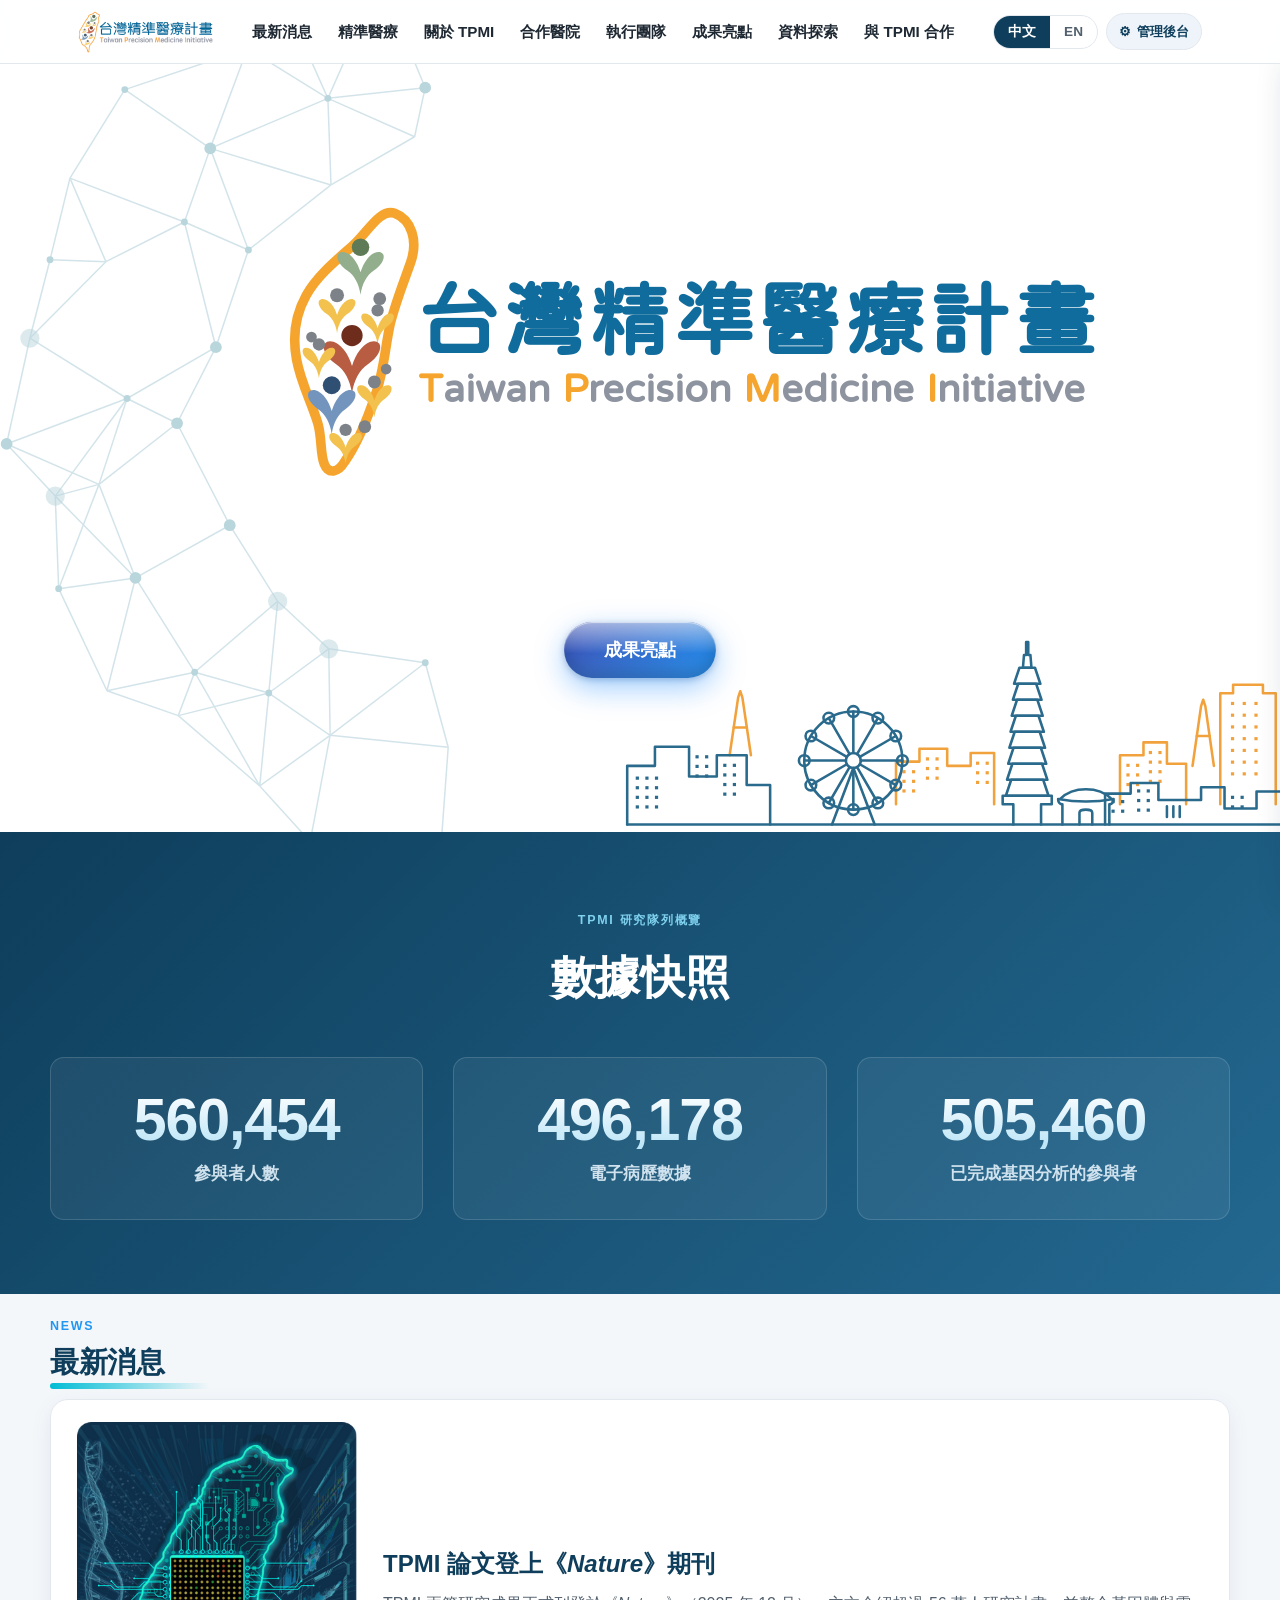
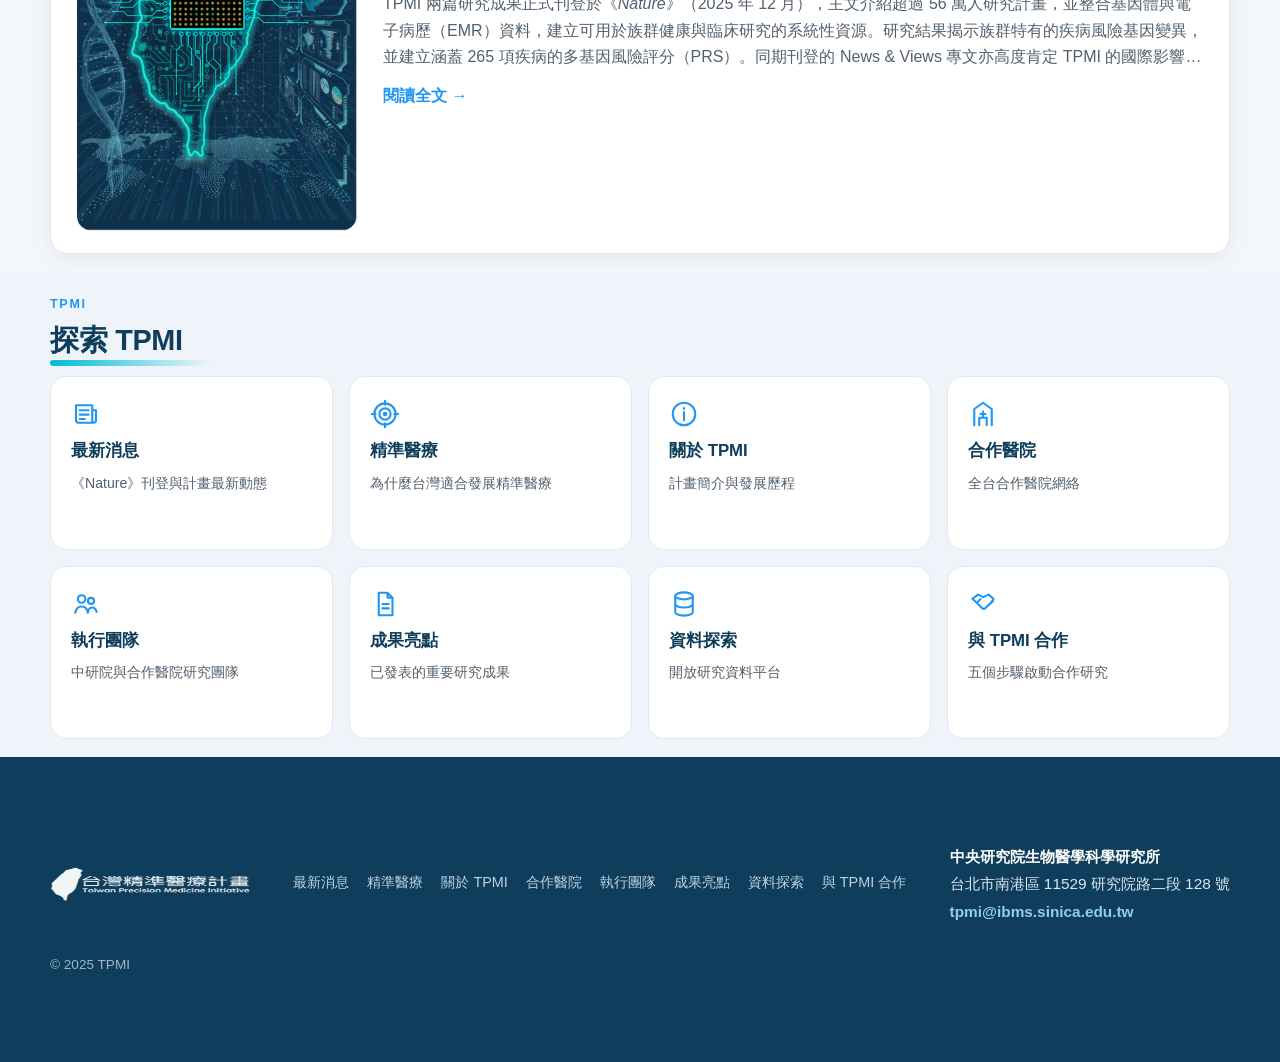
<file: index.html>
<!DOCTYPE html>
<html lang="zh-Hant" data-lang="zh">
<head>
  <meta charset="UTF-8">
  <meta name="viewport" content="width=device-width, initial-scale=1, viewport-fit=cover">
  <meta name="description" content="Taiwan Precision Medicine Initiative (TPMI) — a genomic research program advancing precision healthcare in Taiwan. 台灣精準醫療計畫。">
  <meta name="keywords" content="TPMI, Taiwan Precision Medicine Initiative, 台灣精準醫療計畫, precision medicine, 精準醫療, 基因檢測">
  <title>TPMI · 台灣精準醫療計畫</title>
  <link rel="icon" href="images/tpmi_logo.png">
  <link rel="preconnect" href="https://fonts.googleapis.com">
  <link rel="preconnect" href="https://fonts.gstatic.com" crossorigin>
  <link href="https://fonts.googleapis.com/css2?family=Huninn&display=swap" rel="stylesheet">
  <link rel="stylesheet" href="assets/site.css">
</head>
<body>
  <header class="site-header">
    <div class="header-inner">
      <a class="brand" href="#top"><img src="images/tpmi_logo.png" alt="TPMI"></a>
      <nav class="nav-desktop" id="nav-desktop"></nav>
      <div class="header-tools">
        <div class="lang-toggle">
          <button data-lang="zh">中文</button>
          <button data-lang="en">EN</button>
        </div>
        <a class="admin-link" href="admin.html">&#9881;<span>管理後台</span></a>
        <button class="hamburger" id="hamburger" aria-label="menu"><span></span><span></span><span></span></button>
      </div>
    </div>
  </header>

  <nav class="nav-drawer" id="nav-drawer"></nav>
  <div class="scrim" id="scrim"></div>

  <main id="site-content"></main>

  <footer class="site-footer" id="site-footer"></footer>

  <script src="assets/content.js"></script>
  <script src="assets/render.js"></script>
</body>
</html>
</file>
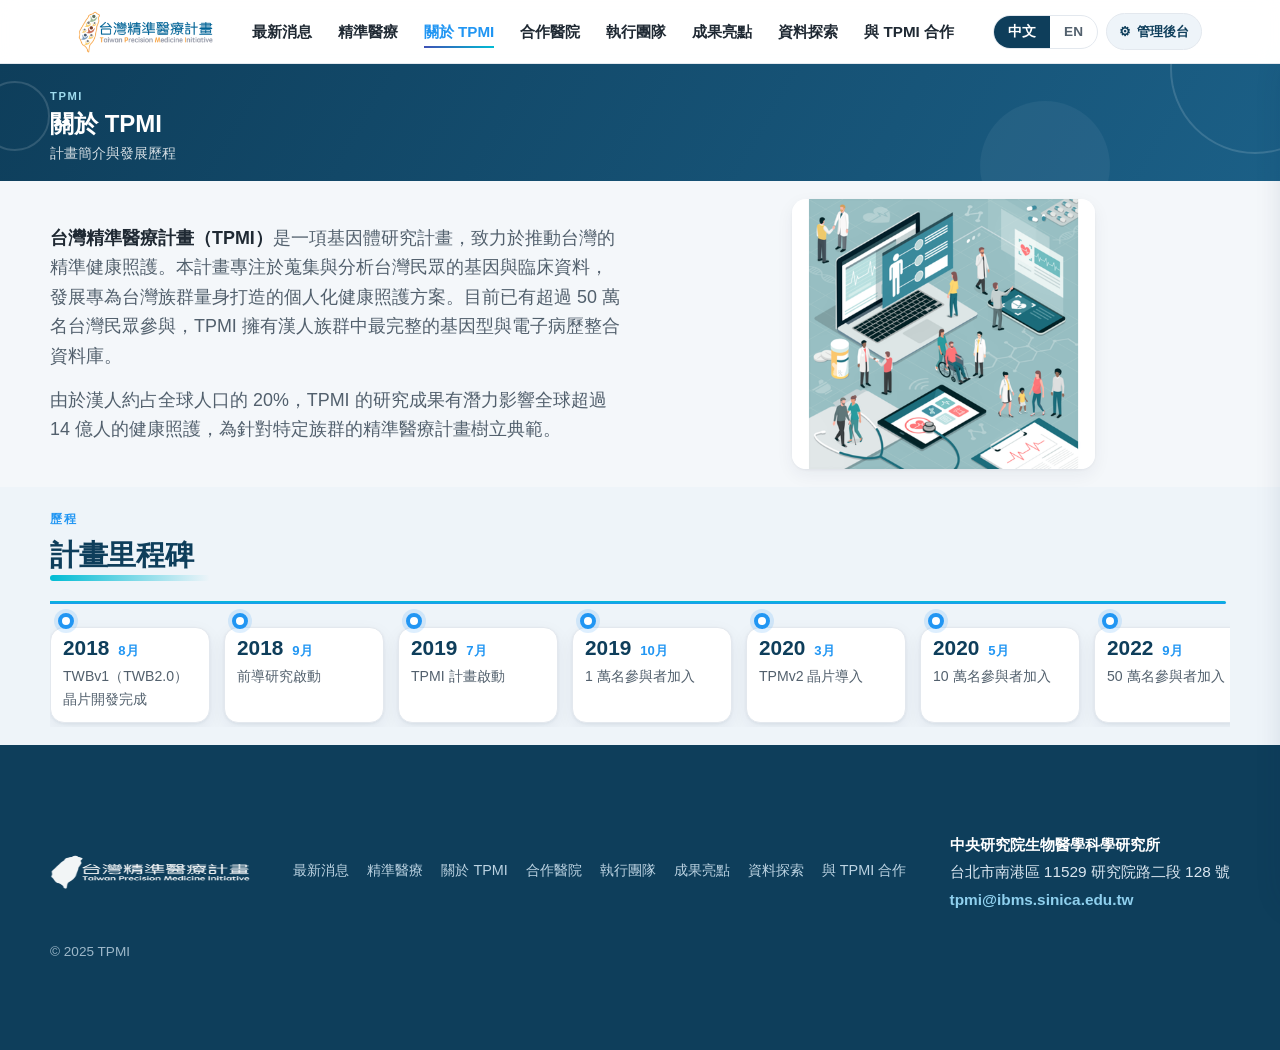
<file: about.html>
<!DOCTYPE html>
<html lang="zh-Hant" data-lang="zh">
<head>
  <meta charset="UTF-8">
  <meta name="viewport" content="width=device-width, initial-scale=1, viewport-fit=cover">
  <meta name="description" content="Taiwan Precision Medicine Initiative (TPMI) — a genomic research program advancing precision healthcare in Taiwan. 台灣精準醫療計畫。">
  <meta name="keywords" content="TPMI, Taiwan Precision Medicine Initiative, 台灣精準醫療計畫, precision medicine, 精準醫療, 基因檢測">
  <title>關於 TPMI · TPMI 台灣精準醫療計畫</title>
  <link rel="icon" href="images/tpmi_logo.png">
  <link rel="preconnect" href="https://fonts.googleapis.com">
  <link rel="preconnect" href="https://fonts.gstatic.com" crossorigin>
  <link href="https://fonts.googleapis.com/css2?family=Huninn&display=swap" rel="stylesheet">
  <link rel="stylesheet" href="assets/site.css">
</head>
<body data-page="about">
  <header class="site-header">
    <div class="header-inner">
      <a class="brand" href="index.html"><img src="images/tpmi_logo.png" alt="TPMI"></a>
      <nav class="nav-desktop" id="nav-desktop"></nav>
      <div class="header-tools">
        <div class="lang-toggle">
          <button data-lang="zh">中文</button>
          <button data-lang="en">EN</button>
        </div>
        <a class="admin-link" href="admin.html">&#9881;<span>管理後台</span></a>
        <button class="hamburger" id="hamburger" aria-label="menu"><span></span><span></span><span></span></button>
      </div>
    </div>
  </header>

  <nav class="nav-drawer" id="nav-drawer"></nav>
  <div class="scrim" id="scrim"></div>

  <main id="site-content"></main>

  <footer class="site-footer" id="site-footer"></footer>

  <script src="assets/content.js"></script>
  <script src="assets/render.js"></script>
</body>
</html>
</file>
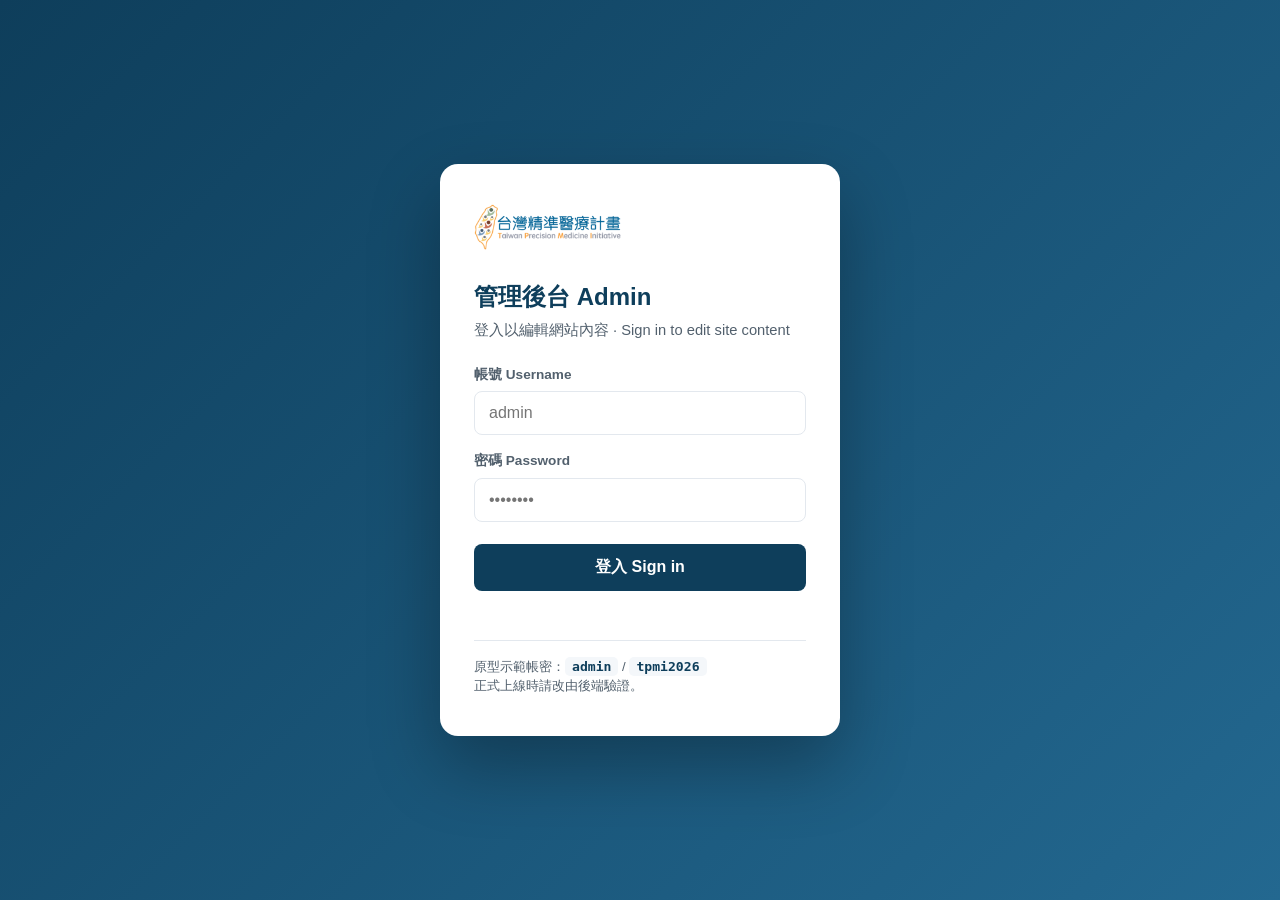
<file: admin.html>
<!DOCTYPE html>
<html lang="zh-Hant">
<head>
  <meta charset="UTF-8">
  <meta name="viewport" content="width=device-width, initial-scale=1">
  <title>TPMI · 管理後台 Admin</title>
  <link rel="icon" href="images/tpmi_logo.png">
  <link rel="stylesheet" href="assets/admin.css">
</head>
<body>

  <!-- LOGIN -->
  <div class="login-screen" id="login">
    <div class="login-card">
      <img src="images/tpmi_logo.png" alt="TPMI">
      <h1>管理後台 Admin</h1>
      <p class="sub">登入以編輯網站內容 · Sign in to edit site content</p>
      <div class="field-row">
        <label for="login-user">帳號 Username</label>
        <input id="login-user" type="text" autocomplete="username" placeholder="admin">
      </div>
      <div class="field-row">
        <label for="login-pass">密碼 Password</label>
        <input id="login-pass" type="password" autocomplete="current-password" placeholder="••••••••">
      </div>
      <button class="btn-login" id="btn-login">登入 Sign in</button>
      <div class="login-err" id="login-err"></div>
      <div class="login-hint">原型示範帳密：<code>admin</code> / <code>tpmi2026</code><br>正式上線時請改由後端驗證。</div>
    </div>
  </div>

  <!-- APP -->
  <div class="app" id="app">
    <div class="topbar">
      <img class="logo" src="images/tpmi_logo.png" alt="TPMI">
      <span class="tb-title">內容管理</span>
      <span class="status-pill status-clean" id="status-pill"><span class="dot"></span>已發布</span>
      <span class="spacer"></span>
      <button class="tb-btn show-preview" id="btn-show-preview">📱 預覽</button>
      <button class="tb-btn" id="btn-view">查看網站</button>
      <button class="tb-btn" id="btn-export">匯出 JSON</button>
      <button class="tb-btn" id="btn-discard">捨棄變更</button>
      <button class="tb-btn primary" id="btn-publish">發布 Publish</button>
      <button class="tb-btn ghost-danger" id="btn-reset">重設</button>
      <button class="tb-btn" id="btn-logout">登出</button>
    </div>

    <div class="workspace">
      <aside class="sidebar" id="sidebar"></aside>
      <main class="editor" id="editor"></main>
      <section class="preview-pane">
        <div class="preview-bar">
          <span class="pv-title">即時預覽</span>
          <span class="preview-lang">
            <button data-lang="zh" class="active">中文</button>
            <button data-lang="en">EN</button>
          </span>
          <span class="spacer" style="flex:1"></span>
          <span class="device-toggle">
            <button data-w="390">📱 手機</button>
            <button data-w="800">▦ 平板</button>
            <button data-w="full" class="active">🖥 桌機</button>
          </span>
        </div>
        <div class="preview-stage">
          <div class="preview-frame-wrap" id="preview-frame-wrap" style="width:100%;height:calc(100vh - 120px)">
            <iframe id="preview-frame" title="preview"></iframe>
          </div>
        </div>
      </section>
    </div>
  </div>

  <script src="assets/content.js"></script>
  <script src="assets/admin.js"></script>
</body>
</html>
</file>
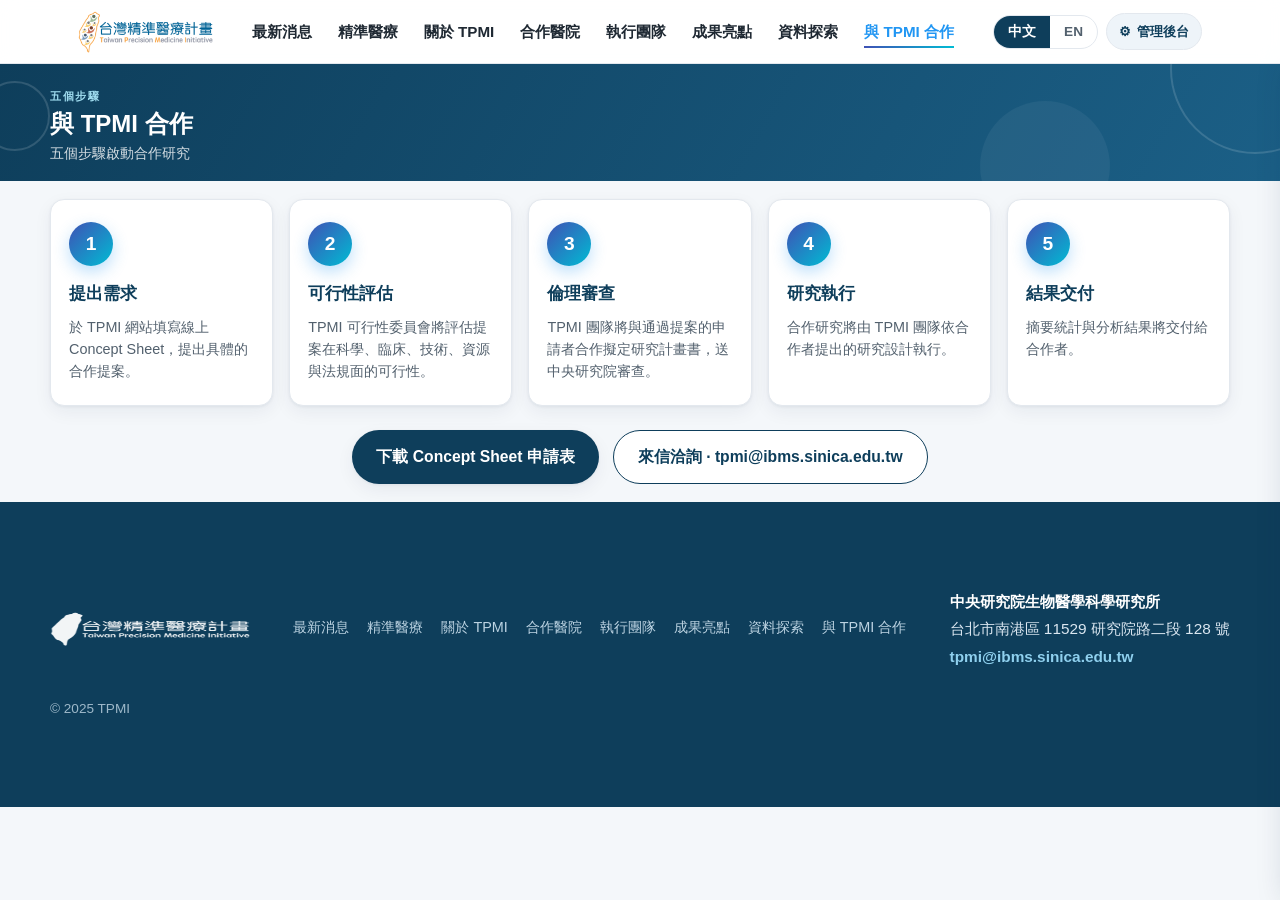
<file: collab.html>
<!DOCTYPE html>
<html lang="zh-Hant" data-lang="zh">
<head>
  <meta charset="UTF-8">
  <meta name="viewport" content="width=device-width, initial-scale=1, viewport-fit=cover">
  <meta name="description" content="Taiwan Precision Medicine Initiative (TPMI) — a genomic research program advancing precision healthcare in Taiwan. 台灣精準醫療計畫。">
  <meta name="keywords" content="TPMI, Taiwan Precision Medicine Initiative, 台灣精準醫療計畫, precision medicine, 精準醫療, 基因檢測">
  <title>與 TPMI 合作 · TPMI 台灣精準醫療計畫</title>
  <link rel="icon" href="images/tpmi_logo.png">
  <link rel="preconnect" href="https://fonts.googleapis.com">
  <link rel="preconnect" href="https://fonts.gstatic.com" crossorigin>
  <link href="https://fonts.googleapis.com/css2?family=Huninn&display=swap" rel="stylesheet">
  <link rel="stylesheet" href="assets/site.css">
</head>
<body data-page="collab">
  <header class="site-header">
    <div class="header-inner">
      <a class="brand" href="index.html"><img src="images/tpmi_logo.png" alt="TPMI"></a>
      <nav class="nav-desktop" id="nav-desktop"></nav>
      <div class="header-tools">
        <div class="lang-toggle">
          <button data-lang="zh">中文</button>
          <button data-lang="en">EN</button>
        </div>
        <a class="admin-link" href="admin.html">&#9881;<span>管理後台</span></a>
        <button class="hamburger" id="hamburger" aria-label="menu"><span></span><span></span><span></span></button>
      </div>
    </div>
  </header>

  <nav class="nav-drawer" id="nav-drawer"></nav>
  <div class="scrim" id="scrim"></div>

  <main id="site-content"></main>

  <footer class="site-footer" id="site-footer"></footer>

  <script src="assets/content.js"></script>
  <script src="assets/render.js"></script>
</body>
</html>
</file>
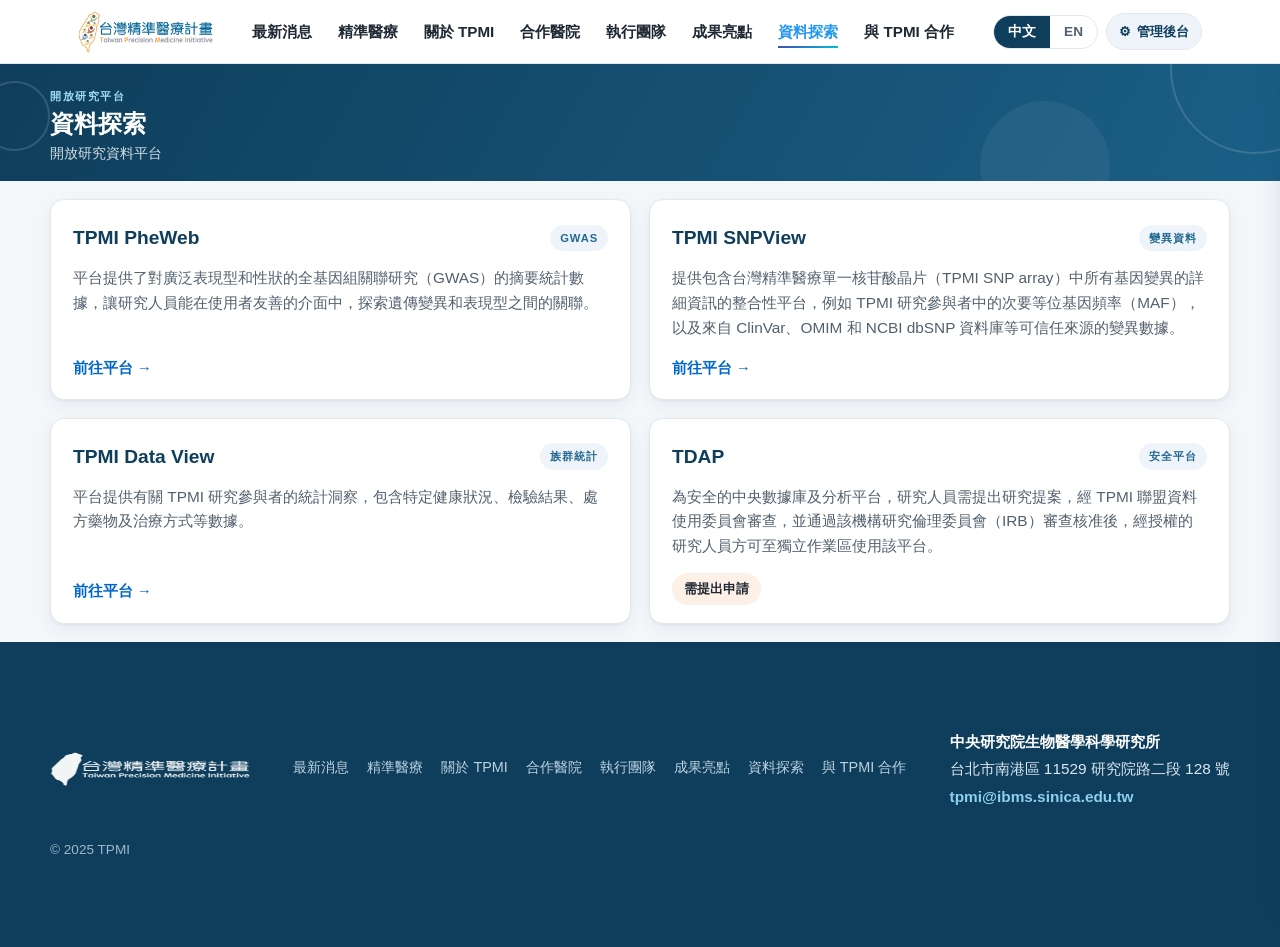
<file: data.html>
<!DOCTYPE html>
<html lang="zh-Hant" data-lang="zh">
<head>
  <meta charset="UTF-8">
  <meta name="viewport" content="width=device-width, initial-scale=1, viewport-fit=cover">
  <meta name="description" content="Taiwan Precision Medicine Initiative (TPMI) — a genomic research program advancing precision healthcare in Taiwan. 台灣精準醫療計畫。">
  <meta name="keywords" content="TPMI, Taiwan Precision Medicine Initiative, 台灣精準醫療計畫, precision medicine, 精準醫療, 基因檢測">
  <title>資料探索 · TPMI 台灣精準醫療計畫</title>
  <link rel="icon" href="images/tpmi_logo.png">
  <link rel="preconnect" href="https://fonts.googleapis.com">
  <link rel="preconnect" href="https://fonts.gstatic.com" crossorigin>
  <link href="https://fonts.googleapis.com/css2?family=Huninn&display=swap" rel="stylesheet">
  <link rel="stylesheet" href="assets/site.css">
</head>
<body data-page="data">
  <header class="site-header">
    <div class="header-inner">
      <a class="brand" href="index.html"><img src="images/tpmi_logo.png" alt="TPMI"></a>
      <nav class="nav-desktop" id="nav-desktop"></nav>
      <div class="header-tools">
        <div class="lang-toggle">
          <button data-lang="zh">中文</button>
          <button data-lang="en">EN</button>
        </div>
        <a class="admin-link" href="admin.html">&#9881;<span>管理後台</span></a>
        <button class="hamburger" id="hamburger" aria-label="menu"><span></span><span></span><span></span></button>
      </div>
    </div>
  </header>

  <nav class="nav-drawer" id="nav-drawer"></nav>
  <div class="scrim" id="scrim"></div>

  <main id="site-content"></main>

  <footer class="site-footer" id="site-footer"></footer>

  <script src="assets/content.js"></script>
  <script src="assets/render.js"></script>
</body>
</html>
</file>
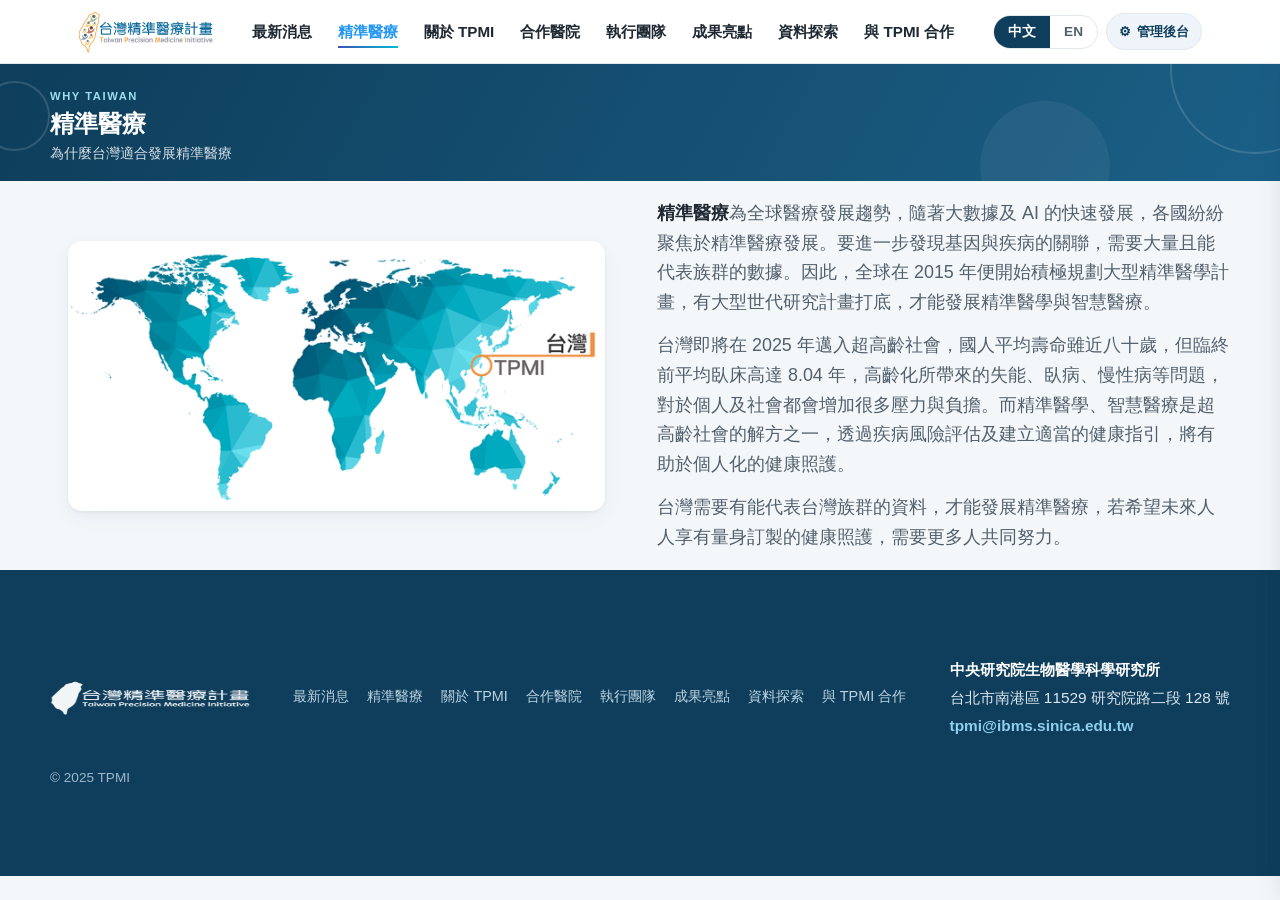
<file: intro.html>
<!DOCTYPE html>
<html lang="zh-Hant" data-lang="zh">
<head>
  <meta charset="UTF-8">
  <meta name="viewport" content="width=device-width, initial-scale=1, viewport-fit=cover">
  <meta name="description" content="Taiwan Precision Medicine Initiative (TPMI) — a genomic research program advancing precision healthcare in Taiwan. 台灣精準醫療計畫。">
  <meta name="keywords" content="TPMI, Taiwan Precision Medicine Initiative, 台灣精準醫療計畫, precision medicine, 精準醫療, 基因檢測">
  <title>精準醫療 · TPMI 台灣精準醫療計畫</title>
  <link rel="icon" href="images/tpmi_logo.png">
  <link rel="preconnect" href="https://fonts.googleapis.com">
  <link rel="preconnect" href="https://fonts.gstatic.com" crossorigin>
  <link href="https://fonts.googleapis.com/css2?family=Huninn&display=swap" rel="stylesheet">
  <link rel="stylesheet" href="assets/site.css">
</head>
<body data-page="intro">
  <header class="site-header">
    <div class="header-inner">
      <a class="brand" href="index.html"><img src="images/tpmi_logo.png" alt="TPMI"></a>
      <nav class="nav-desktop" id="nav-desktop"></nav>
      <div class="header-tools">
        <div class="lang-toggle">
          <button data-lang="zh">中文</button>
          <button data-lang="en">EN</button>
        </div>
        <a class="admin-link" href="admin.html">&#9881;<span>管理後台</span></a>
        <button class="hamburger" id="hamburger" aria-label="menu"><span></span><span></span><span></span></button>
      </div>
    </div>
  </header>

  <nav class="nav-drawer" id="nav-drawer"></nav>
  <div class="scrim" id="scrim"></div>

  <main id="site-content"></main>

  <footer class="site-footer" id="site-footer"></footer>

  <script src="assets/content.js"></script>
  <script src="assets/render.js"></script>
</body>
</html>
</file>
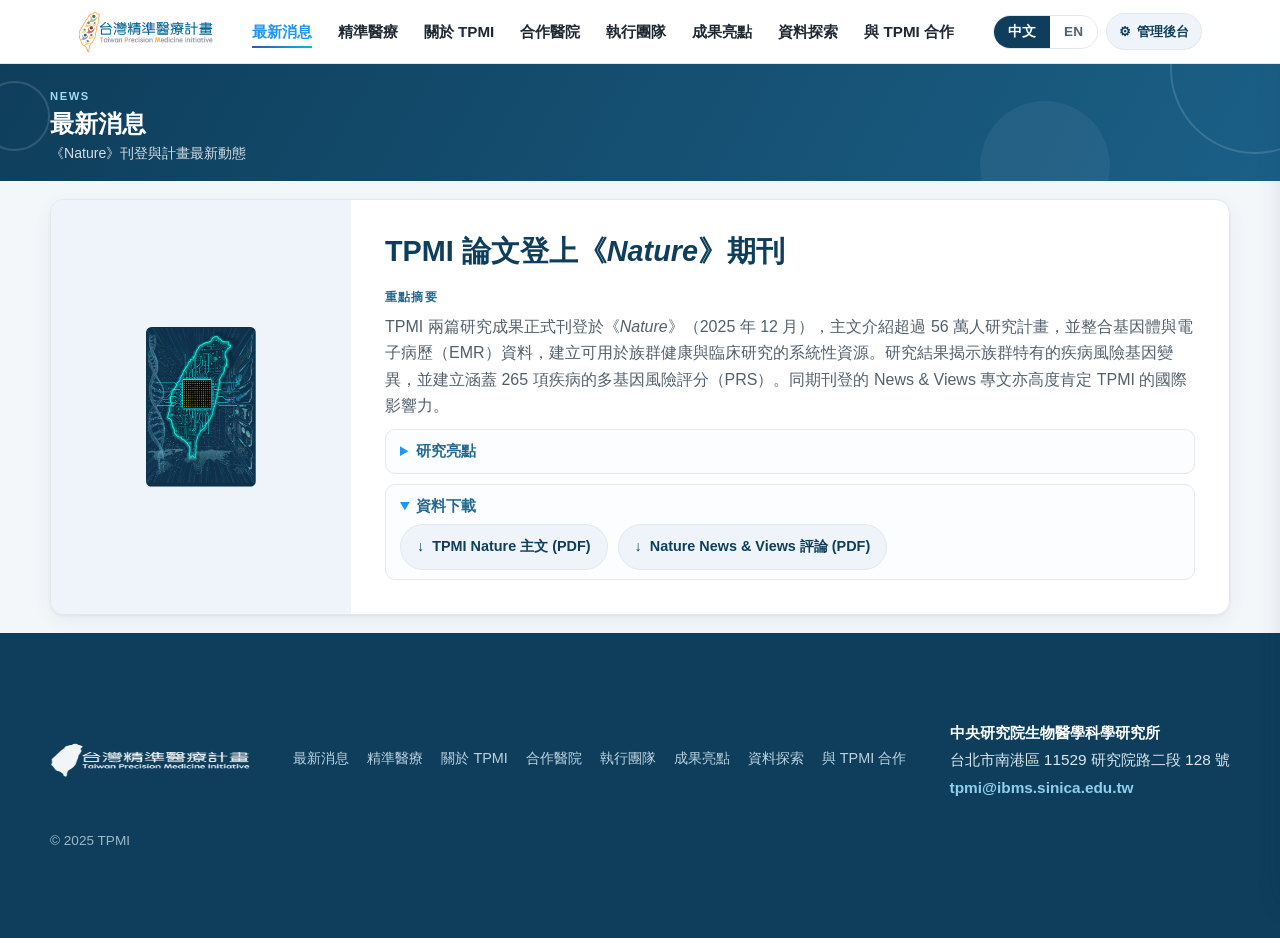
<file: news.html>
<!DOCTYPE html>
<html lang="zh-Hant" data-lang="zh">
<head>
  <meta charset="UTF-8">
  <meta name="viewport" content="width=device-width, initial-scale=1, viewport-fit=cover">
  <meta name="description" content="Taiwan Precision Medicine Initiative (TPMI) — a genomic research program advancing precision healthcare in Taiwan. 台灣精準醫療計畫。">
  <meta name="keywords" content="TPMI, Taiwan Precision Medicine Initiative, 台灣精準醫療計畫, precision medicine, 精準醫療, 基因檢測">
  <title>最新消息 · TPMI 台灣精準醫療計畫</title>
  <link rel="icon" href="images/tpmi_logo.png">
  <link rel="preconnect" href="https://fonts.googleapis.com">
  <link rel="preconnect" href="https://fonts.gstatic.com" crossorigin>
  <link href="https://fonts.googleapis.com/css2?family=Huninn&display=swap" rel="stylesheet">
  <link rel="stylesheet" href="assets/site.css">
</head>
<body data-page="news">
  <header class="site-header">
    <div class="header-inner">
      <a class="brand" href="index.html"><img src="images/tpmi_logo.png" alt="TPMI"></a>
      <nav class="nav-desktop" id="nav-desktop"></nav>
      <div class="header-tools">
        <div class="lang-toggle">
          <button data-lang="zh">中文</button>
          <button data-lang="en">EN</button>
        </div>
        <a class="admin-link" href="admin.html">&#9881;<span>管理後台</span></a>
        <button class="hamburger" id="hamburger" aria-label="menu"><span></span><span></span><span></span></button>
      </div>
    </div>
  </header>

  <nav class="nav-drawer" id="nav-drawer"></nav>
  <div class="scrim" id="scrim"></div>

  <main id="site-content"></main>

  <footer class="site-footer" id="site-footer"></footer>

  <script src="assets/content.js"></script>
  <script src="assets/render.js"></script>
</body>
</html>
</file>
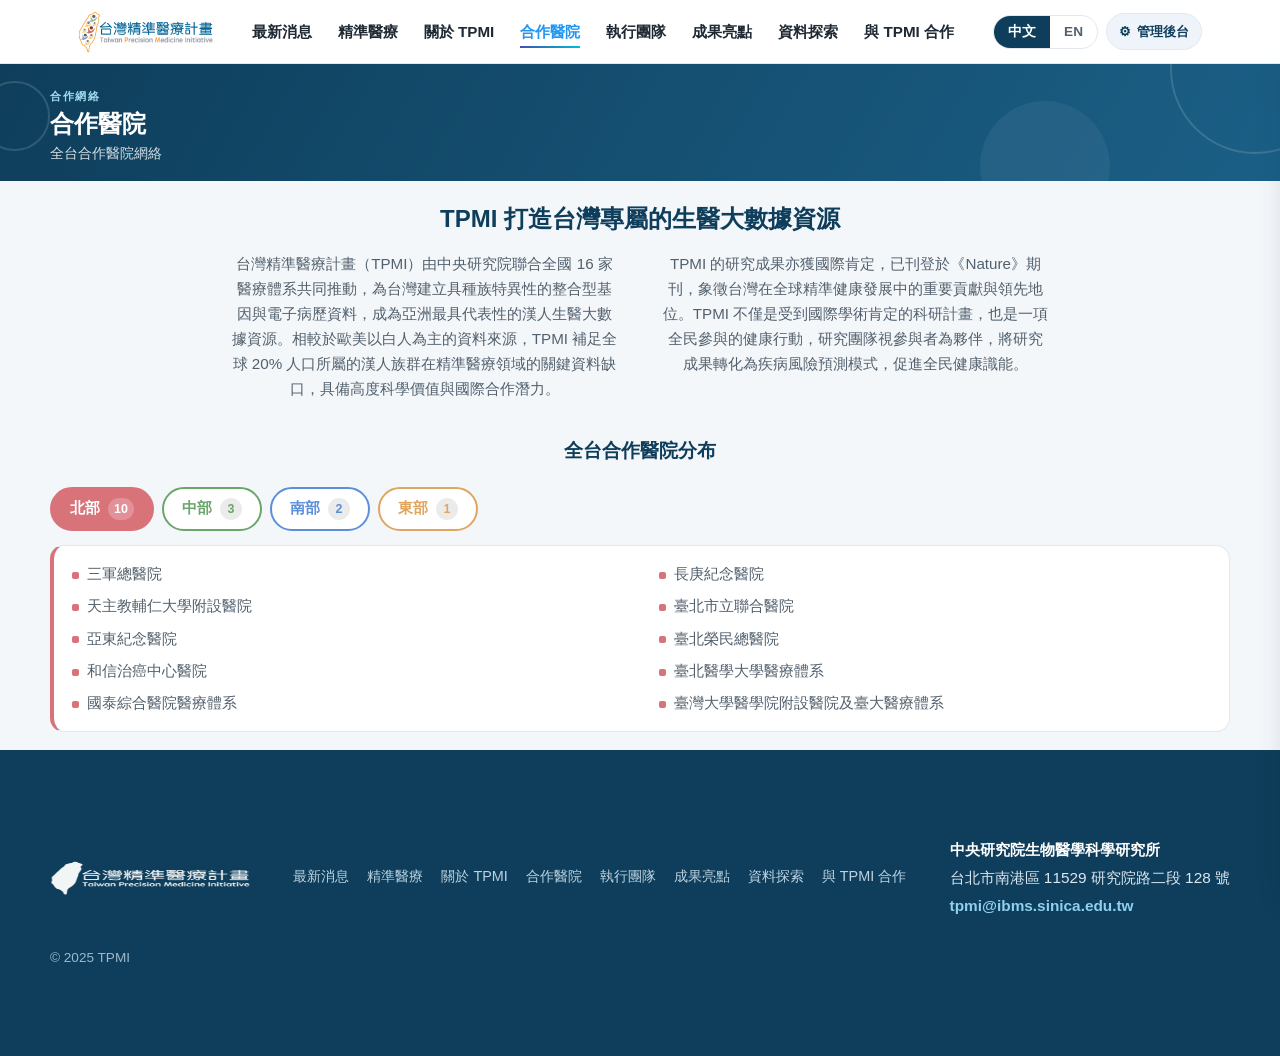
<file: partner.html>
<!DOCTYPE html>
<html lang="zh-Hant" data-lang="zh">
<head>
  <meta charset="UTF-8">
  <meta name="viewport" content="width=device-width, initial-scale=1, viewport-fit=cover">
  <meta name="description" content="Taiwan Precision Medicine Initiative (TPMI) — a genomic research program advancing precision healthcare in Taiwan. 台灣精準醫療計畫。">
  <meta name="keywords" content="TPMI, Taiwan Precision Medicine Initiative, 台灣精準醫療計畫, precision medicine, 精準醫療, 基因檢測">
  <title>合作醫院 · TPMI 台灣精準醫療計畫</title>
  <link rel="icon" href="images/tpmi_logo.png">
  <link rel="preconnect" href="https://fonts.googleapis.com">
  <link rel="preconnect" href="https://fonts.gstatic.com" crossorigin>
  <link href="https://fonts.googleapis.com/css2?family=Huninn&display=swap" rel="stylesheet">
  <link rel="stylesheet" href="assets/site.css">
</head>
<body data-page="partner">
  <header class="site-header">
    <div class="header-inner">
      <a class="brand" href="index.html"><img src="images/tpmi_logo.png" alt="TPMI"></a>
      <nav class="nav-desktop" id="nav-desktop"></nav>
      <div class="header-tools">
        <div class="lang-toggle">
          <button data-lang="zh">中文</button>
          <button data-lang="en">EN</button>
        </div>
        <a class="admin-link" href="admin.html">&#9881;<span>管理後台</span></a>
        <button class="hamburger" id="hamburger" aria-label="menu"><span></span><span></span><span></span></button>
      </div>
    </div>
  </header>

  <nav class="nav-drawer" id="nav-drawer"></nav>
  <div class="scrim" id="scrim"></div>

  <main id="site-content"></main>

  <footer class="site-footer" id="site-footer"></footer>

  <script src="assets/content.js"></script>
  <script src="assets/render.js"></script>
</body>
</html>
</file>
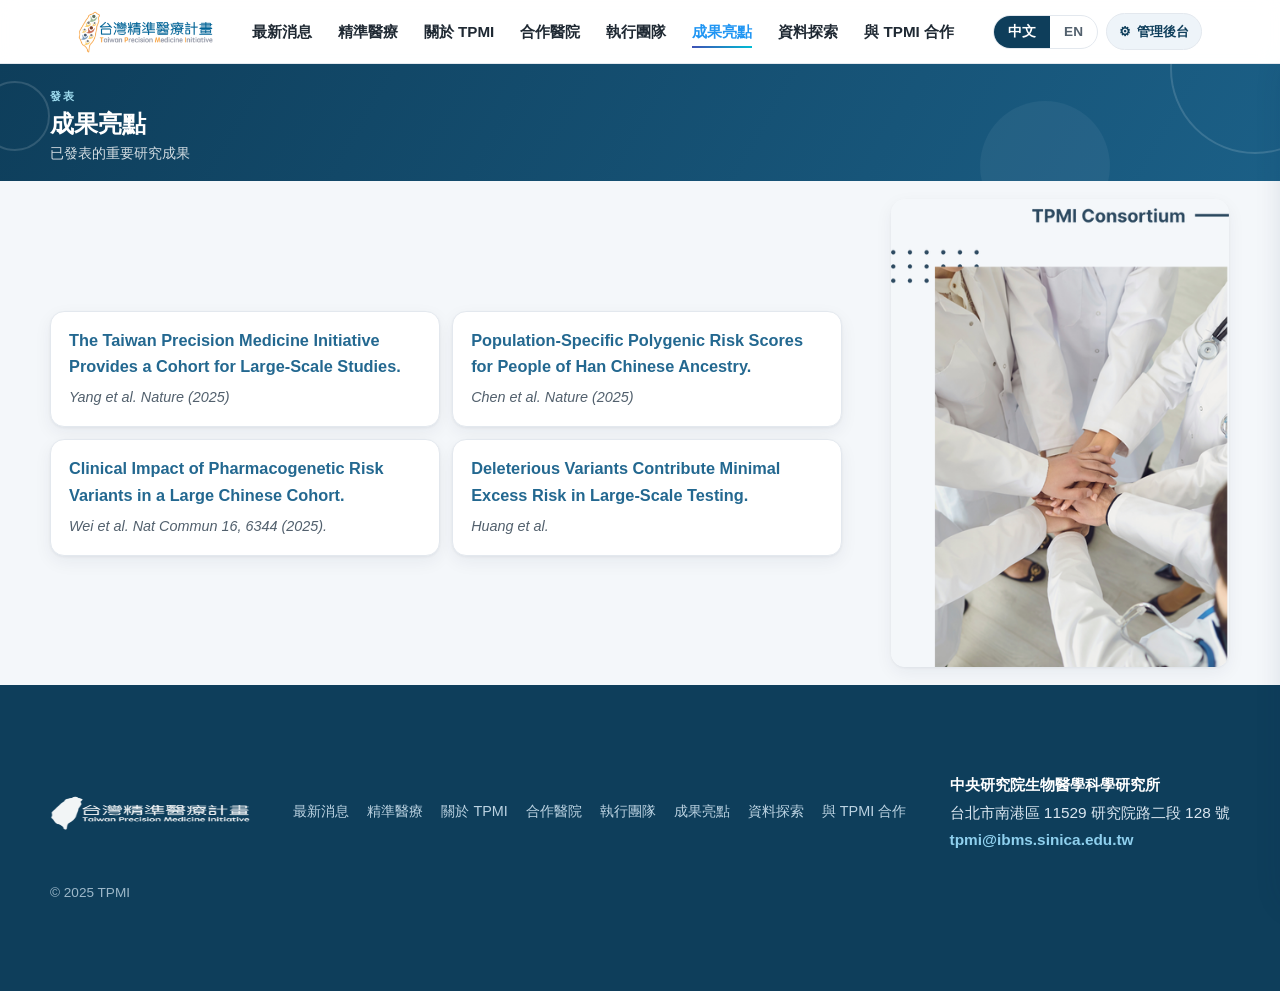
<file: research.html>
<!DOCTYPE html>
<html lang="zh-Hant" data-lang="zh">
<head>
  <meta charset="UTF-8">
  <meta name="viewport" content="width=device-width, initial-scale=1, viewport-fit=cover">
  <meta name="description" content="Taiwan Precision Medicine Initiative (TPMI) — a genomic research program advancing precision healthcare in Taiwan. 台灣精準醫療計畫。">
  <meta name="keywords" content="TPMI, Taiwan Precision Medicine Initiative, 台灣精準醫療計畫, precision medicine, 精準醫療, 基因檢測">
  <title>成果亮點 · TPMI 台灣精準醫療計畫</title>
  <link rel="icon" href="images/tpmi_logo.png">
  <link rel="preconnect" href="https://fonts.googleapis.com">
  <link rel="preconnect" href="https://fonts.gstatic.com" crossorigin>
  <link href="https://fonts.googleapis.com/css2?family=Huninn&display=swap" rel="stylesheet">
  <link rel="stylesheet" href="assets/site.css">
</head>
<body data-page="research">
  <header class="site-header">
    <div class="header-inner">
      <a class="brand" href="index.html"><img src="images/tpmi_logo.png" alt="TPMI"></a>
      <nav class="nav-desktop" id="nav-desktop"></nav>
      <div class="header-tools">
        <div class="lang-toggle">
          <button data-lang="zh">中文</button>
          <button data-lang="en">EN</button>
        </div>
        <a class="admin-link" href="admin.html">&#9881;<span>管理後台</span></a>
        <button class="hamburger" id="hamburger" aria-label="menu"><span></span><span></span><span></span></button>
      </div>
    </div>
  </header>

  <nav class="nav-drawer" id="nav-drawer"></nav>
  <div class="scrim" id="scrim"></div>

  <main id="site-content"></main>

  <footer class="site-footer" id="site-footer"></footer>

  <script src="assets/content.js"></script>
  <script src="assets/render.js"></script>
</body>
</html>
</file>
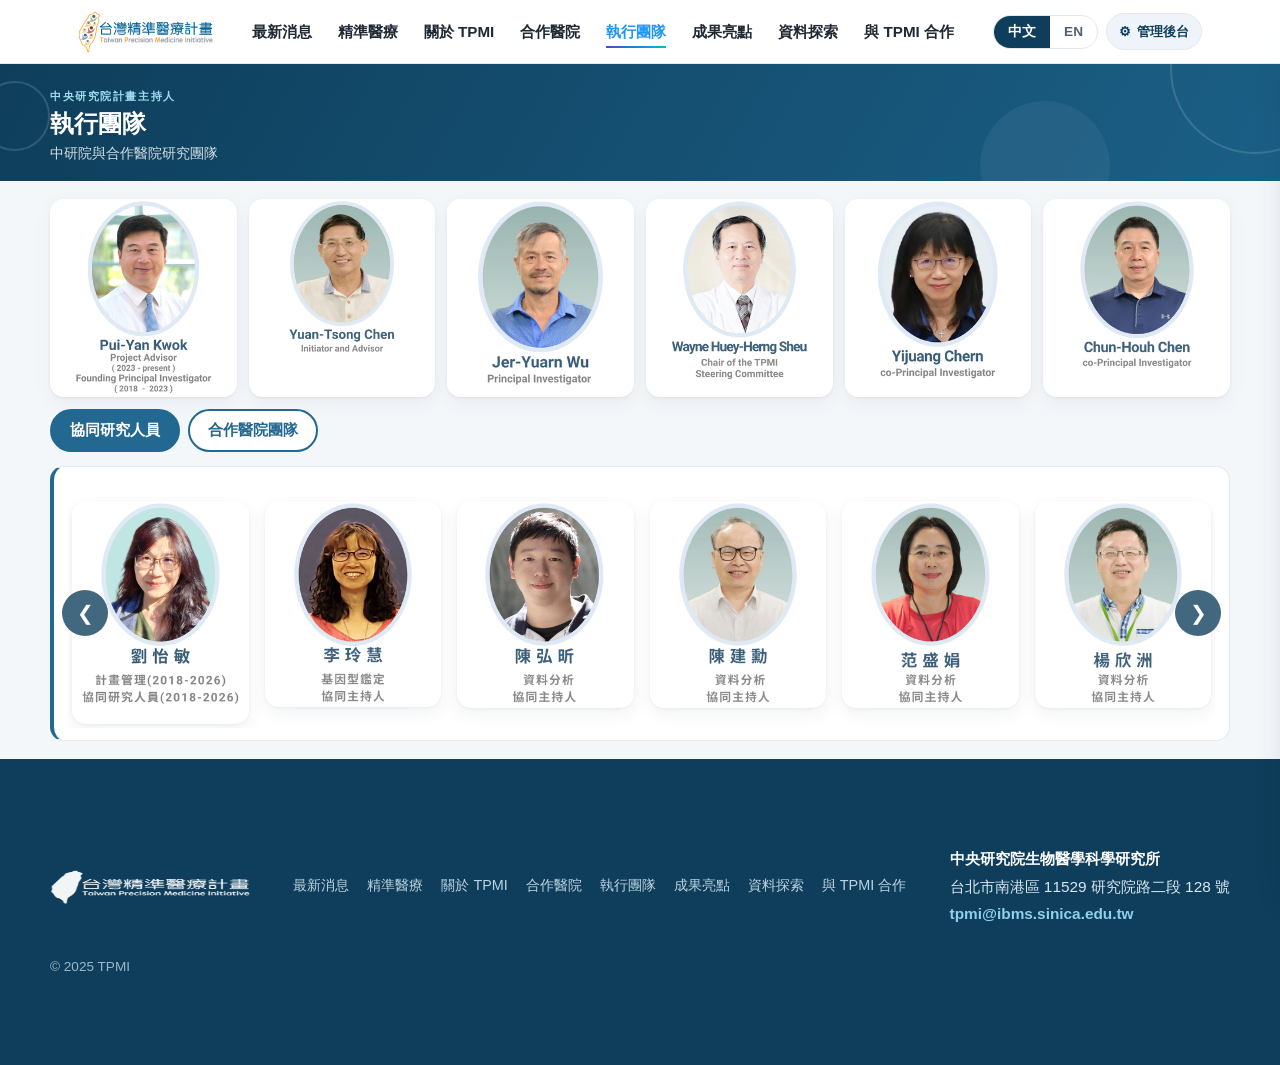
<file: team.html>
<!DOCTYPE html>
<html lang="zh-Hant" data-lang="zh">
<head>
  <meta charset="UTF-8">
  <meta name="viewport" content="width=device-width, initial-scale=1, viewport-fit=cover">
  <meta name="description" content="Taiwan Precision Medicine Initiative (TPMI) — a genomic research program advancing precision healthcare in Taiwan. 台灣精準醫療計畫。">
  <meta name="keywords" content="TPMI, Taiwan Precision Medicine Initiative, 台灣精準醫療計畫, precision medicine, 精準醫療, 基因檢測">
  <title>執行團隊 · TPMI 台灣精準醫療計畫</title>
  <link rel="icon" href="images/tpmi_logo.png">
  <link rel="preconnect" href="https://fonts.googleapis.com">
  <link rel="preconnect" href="https://fonts.gstatic.com" crossorigin>
  <link href="https://fonts.googleapis.com/css2?family=Huninn&display=swap" rel="stylesheet">
  <link rel="stylesheet" href="assets/site.css">
</head>
<body data-page="team">
  <header class="site-header">
    <div class="header-inner">
      <a class="brand" href="index.html"><img src="images/tpmi_logo.png" alt="TPMI"></a>
      <nav class="nav-desktop" id="nav-desktop"></nav>
      <div class="header-tools">
        <div class="lang-toggle">
          <button data-lang="zh">中文</button>
          <button data-lang="en">EN</button>
        </div>
        <a class="admin-link" href="admin.html">&#9881;<span>管理後台</span></a>
        <button class="hamburger" id="hamburger" aria-label="menu"><span></span><span></span><span></span></button>
      </div>
    </div>
  </header>

  <nav class="nav-drawer" id="nav-drawer"></nav>
  <div class="scrim" id="scrim"></div>

  <main id="site-content"></main>

  <footer class="site-footer" id="site-footer"></footer>

  <script src="assets/content.js"></script>
  <script src="assets/render.js"></script>
</body>
</html>
</file>
<file: assets/site.css>
/* ============================================================
   TPMI — Public site styles (responsive, mobile-first)
   Palette & signature elements kept from the original brand.
   ============================================================ */
*, *::before, *::after { margin: 0; padding: 0; box-sizing: border-box; }

:root {
  --primary-blue:#0066cc;
  --dark-blue:#0e3e5b;
  --mid-blue:#236890;
  --grad-start:#3f51b5;
  --grad-mid:#2196f3;
  --grad-end:#00bcd4;
  --ink:#1f2933;
  --ink-soft:#52606d;
  --line:#e3e8ee;
  --bg:#f4f7fa;
  --bg-tint:#eef4f9;
  --white:#fff;
  --gold:#e0a52e;

  --header-h:64px;
  --maxw:1180px;
  --radius:14px;
  --radius-sm:10px;
  --shadow-sm:0 1px 3px rgba(16,40,64,.06), 0 6px 18px rgba(16,40,64,.06);
  --shadow-md:0 10px 34px rgba(16,40,64,.12);
  --ease:.28s cubic-bezier(.4,0,.2,1);
  --font:-apple-system,BlinkMacSystemFont,"Segoe UI","PingFang TC","Noto Sans TC","Microsoft JhengHei",Roboto,"Helvetica Neue",sans-serif;
}

html { scroll-behavior:smooth; -webkit-text-size-adjust:100%; }
body {
  font-family:var(--font);
  line-height:1.65;
  color:var(--ink);
  background:var(--bg);
  overflow-x:hidden;
}
img { max-width:100%; height:auto; display:block; }
a { color:var(--primary-blue); text-decoration:none; }
em { font-style:italic; }

/* ---------------- Header ---------------- */
.site-header {
  position:fixed; inset:0 0 auto 0; height:var(--header-h);
  background:rgba(255,255,255,.92);
  -webkit-backdrop-filter:blur(10px); backdrop-filter:blur(10px);
  border-bottom:1px solid var(--line);
  z-index:1000; display:flex; align-items:center;
  transition:box-shadow var(--ease);
}
.site-header.scrolled { box-shadow:0 4px 20px rgba(16,40,64,.08); }
.header-inner {
  width:100%; max-width:var(--maxw); margin:0 auto;
  padding:0 clamp(16px,4vw,28px);
  display:flex; align-items:center; justify-content:space-between; gap:16px;
}
.brand { display:flex; align-items:center; height:var(--header-h); flex-shrink:0; }
.brand img { height:42px; width:auto; }

.nav-desktop { display:flex; align-items:center; gap:2px; }
.nav-desktop a {
  position:relative; padding:8px 12px; color:var(--ink); font-weight:600;
  font-size:.95rem; border-radius:8px; white-space:nowrap;
  transition:color var(--ease), background var(--ease);
}
.nav-desktop a::after {
  content:""; position:absolute; left:12px; right:12px; bottom:4px; height:2px;
  background:linear-gradient(90deg,var(--grad-start),var(--grad-end));
  transform:scaleX(0); transform-origin:left; transition:transform var(--ease);
}
.nav-desktop a:hover { color:var(--grad-mid); }
.nav-desktop a:hover::after { transform:scaleX(1); }

.header-tools { display:flex; align-items:center; gap:8px; flex-shrink:0; }
.lang-toggle {
  display:inline-flex; border:1px solid var(--line); border-radius:999px;
  overflow:hidden; background:var(--white);
}
.lang-toggle button {
  border:0; background:transparent; padding:7px 14px; font-size:.85rem; font-weight:700;
  color:var(--ink-soft); cursor:pointer; transition:all var(--ease); font-family:inherit;
}
.lang-toggle button.active { background:var(--dark-blue); color:#fff; }
.admin-link {
  display:inline-flex; align-items:center; gap:6px; padding:7px 12px; border-radius:999px;
  background:var(--bg-tint); color:var(--dark-blue); font-weight:700; font-size:.82rem;
  border:1px solid var(--line); transition:all var(--ease);
}
.admin-link:hover { background:var(--dark-blue); color:#fff; }

.hamburger {
  display:none; flex-direction:column; gap:5px; width:42px; height:42px;
  align-items:center; justify-content:center; background:transparent; border:0; cursor:pointer;
}
.hamburger span { width:24px; height:2.5px; background:var(--dark-blue); border-radius:2px; transition:var(--ease); }
.hamburger.open span:nth-child(1){ transform:translateY(7.5px) rotate(45deg); }
.hamburger.open span:nth-child(2){ opacity:0; }
.hamburger.open span:nth-child(3){ transform:translateY(-7.5px) rotate(-45deg); }

/* mobile drawer */
.nav-drawer {
  position:fixed; top:var(--header-h); right:0; bottom:0; width:min(82vw,320px);
  background:#fff; box-shadow:-8px 0 30px rgba(16,40,64,.18);
  transform:translateX(105%); transition:transform var(--ease); z-index:999;
  display:flex; flex-direction:column; padding:8px 0; overflow-y:auto;
}
.nav-drawer.open { transform:translateX(0); }
.nav-drawer a {
  padding:15px 24px; color:var(--ink); font-weight:600; font-size:1.05rem;
  border-bottom:1px solid var(--line);
}
.nav-drawer a:active { background:var(--bg-tint); }
.scrim {
  position:fixed; inset:var(--header-h) 0 0 0; background:rgba(15,30,45,.32);
  opacity:0; visibility:hidden; transition:var(--ease); z-index:998;
}
.scrim.open { opacity:1; visibility:visible; }

/* ---------------- Layout ---------------- */
main { padding-top:var(--header-h); }
.section { padding:clamp(40px,7vw,76px) clamp(16px,4vw,28px); }
.section.tint { background:var(--bg-tint); }
.wrap { max-width:var(--maxw); margin:0 auto; }
.section-head { margin-bottom:clamp(22px,4vw,38px); }
.eyebrow {
  display:inline-block; font-size:.78rem; font-weight:800; letter-spacing:.14em;
  text-transform:uppercase; color:var(--grad-mid); margin-bottom:10px;
}
.section-title {
  font-size:clamp(1.7rem,4.4vw,2.9rem); font-weight:900; color:var(--dark-blue);
  line-height:1.1; letter-spacing:-.01em; position:relative; padding-bottom:14px;
}
.section-title::after {
  content:""; position:absolute; left:0; bottom:0; height:6px; width:clamp(80px,18vw,160px);
  background:linear-gradient(90deg,var(--grad-end),rgba(0,188,212,0)); border-radius:3px;
}

/* ---------------- Hero ---------------- */
.hero { position:relative; background:#0e3e5b; }
.hero img { width:100%; display:block; }
/* hero scales with BOTH browser width and height: never taller than the
   visible area under the fixed header, so resizing the window always keeps
   the full artwork (and CTA) on screen */
.hero svg.hero-art { width:100%; height:auto; display:block; background:#fff; max-height:calc(100vh - var(--header-h)); }
.hero svg.hero-mobile { display:none; }
.hero img.hero-desktop, .hero img.hero-mobile { max-height:calc(100vh - var(--header-h)); object-fit:cover; }
.hero .hero-desktop { object-fit:cover; }
.hero .hero-mobile { display:none; }
.hero-cta {
  position:absolute; left:50%; bottom:clamp(24px,12vw,200px); transform:translateX(-50%);
  width:100%; text-align:center; padding:0 16px;
}
.hero-cta button {
  position:relative; isolation:isolate; overflow:hidden;
  padding:16px 40px; border:0; border-radius:999px; cursor:pointer;
  background:linear-gradient(135deg,var(--grad-start),var(--grad-mid),var(--grad-end));
  background-size:220% 220%;
  color:#fff; font-size:clamp(.95rem,2.4vw,1.1rem); font-weight:700; letter-spacing:.012em;
  font-family:inherit;
  box-shadow:
    0 10px 30px rgba(0,123,255,.38),
    0 2px 6px rgba(0,40,90,.25),
    inset 0 1px 1px rgba(255,255,255,.6),
    inset 0 -7px 16px rgba(0,40,90,.32);
  transition:transform var(--ease), box-shadow var(--ease);
  animation:cta-flow 7s ease-in-out infinite;
}
/* crystal top gloss */
.hero-cta button::before {
  content:""; position:absolute; inset:0; z-index:1; border-radius:inherit; pointer-events:none;
  background:linear-gradient(to bottom,
    rgba(255,255,255,.55) 0%, rgba(255,255,255,.12) 44%,
    rgba(255,255,255,0) 56%, rgba(255,255,255,.06) 100%);
}
/* sweeping light shimmer */
.hero-cta button::after {
  content:""; position:absolute; top:-20%; bottom:-20%; left:-65%; width:42%; z-index:2;
  pointer-events:none; transform:skewX(-20deg);
  background:linear-gradient(100deg, transparent, rgba(255,255,255,.7), transparent);
  animation:cta-sheen 4.6s ease-in-out infinite;
}
.hero-cta button .cta-label { position:relative; z-index:3; }
.hero-cta button:hover {
  transform:translateY(-3px) scale(1.05);
  box-shadow:
    0 18px 44px rgba(0,123,255,.52),
    0 3px 8px rgba(0,40,90,.3),
    inset 0 1px 1px rgba(255,255,255,.75),
    inset 0 -7px 16px rgba(0,40,90,.32);
}
.hero-cta button:hover::after { animation-duration:1.4s; }
.hero-cta button:active { transform:translateY(-1px) scale(.99); transition-duration:.06s; }

@keyframes cta-flow {
  0%,100% { background-position:0% 50%; }
  50% { background-position:100% 50%; }
}
@keyframes cta-sheen {
  0%   { left:-65%; }
  16%  { left:130%; }
  100% { left:130%; }
}
@media (prefers-reduced-motion: reduce) {
  .hero-cta button { animation:none; }
  .hero-cta button::after { animation:none; opacity:0; }
}

/* ---------------- Split (image + text) ---------------- */
.split { display:grid; grid-template-columns:1fr 1fr; gap:clamp(24px,4vw,48px); align-items:center; }
.split.reverse .split-media { order:2; }
.split-media img { border-radius:var(--radius); width:100%; box-shadow:var(--shadow-sm); }
.prose p { font-size:clamp(1rem,1.6vw,1.12rem); color:var(--ink-soft); margin-bottom:14px; }
.prose p:last-child { margin-bottom:0; }
.prose strong { color:var(--ink); }
.prose h3 { font-size:clamp(1.15rem,2.4vw,1.5rem); color:var(--dark-blue); margin-bottom:12px; }

/* ---------------- News ---------------- */
.news-card {
  background:#fff; border:1px solid var(--line); border-radius:var(--radius);
  box-shadow:var(--shadow-sm); overflow:hidden; display:grid; grid-template-columns:300px 1fr;
}
.news-card + .news-card { margin-top:24px; }
.news-media { background:var(--bg-tint); display:flex; align-items:center; justify-content:center; padding:24px; }
.news-media img { max-height:200px; width:auto; }
.news-body { padding:clamp(22px,3vw,34px); }
.news-title { font-size:clamp(1.3rem,2.8vw,1.8rem); font-weight:900; color:var(--dark-blue); line-height:1.2; margin-bottom:14px; }
.news-label { font-size:.76rem; font-weight:800; letter-spacing:.1em; text-transform:uppercase; color:var(--mid-blue); margin:18px 0 7px; }
.news-body p { color:var(--ink-soft); }
.news-list { list-style:none; display:flex; flex-direction:column; gap:7px; }
.news-list li { position:relative; padding-left:22px; color:var(--ink-soft); }
.news-list li::before { content:""; position:absolute; left:2px; top:.62em; width:7px; height:7px; border-radius:2px; background:var(--grad-mid); }
.news-downloads { list-style:none; display:flex; flex-wrap:wrap; gap:10px; }
.news-downloads a {
  display:inline-flex; align-items:center; gap:8px; padding:10px 16px; border-radius:999px;
  background:var(--bg-tint); color:var(--dark-blue); font-weight:700; font-size:.9rem;
  border:1px solid var(--line); transition:var(--ease);
}
.news-downloads a:hover { background:var(--dark-blue); color:#fff; transform:translateY(-2px); }
.news-downloads a::before { content:"\2193"; font-weight:900; }

/* ---------------- Milestones / wide infographics ---------------- */
.figure-wide {
  background:#fff; border:1px solid var(--line); border-radius:var(--radius);
  box-shadow:var(--shadow-sm); padding:clamp(14px,2.5vw,24px); position:relative;
}
.figure-wide img { width:100%; border-radius:6px; cursor:zoom-in; }
.figure-hint {
  display:none; margin-top:10px; text-align:center; font-size:.82rem; color:var(--ink-soft);
}

/* ---------------- Leadership ---------------- */
.leader-grid { display:grid; grid-template-columns:repeat(3,1fr); gap:clamp(14px,2.5vw,26px); }
.leader-grid a {
  display:block; border-radius:var(--radius); overflow:hidden; background:#fff;
  box-shadow:var(--shadow-sm); transition:var(--ease);
}
.leader-grid a:hover { transform:translateY(-5px); box-shadow:var(--shadow-md); }
.leader-grid img { width:100%; }

/* ---------------- Carousel ---------------- */
.carousel { position:relative; }
.carousel-track {
  display:flex; gap:16px; overflow-x:auto; scroll-snap-type:x mandatory;
  scrollbar-width:none; -ms-overflow-style:none; padding:4px; scroll-padding:4px;
}
.carousel-track::-webkit-scrollbar { display:none; }
.carousel-item { flex:0 0 calc((100% - 48px)/4); scroll-snap-align:start; }
.carousel-item a, .carousel-item .ci-img {
  display:block; border-radius:var(--radius); overflow:hidden; background:#fff;
  box-shadow:var(--shadow-sm); transition:var(--ease);
}
.carousel-item a:hover { transform:translateY(-4px); box-shadow:var(--shadow-md); }
.carousel-item img { width:100%; }
.carousel-btn {
  position:absolute; top:50%; transform:translateY(-50%); z-index:5;
  width:46px; height:46px; border-radius:50%; border:0; cursor:pointer;
  background:rgba(14,62,91,.78); color:#fff; font-size:20px; display:flex;
  align-items:center; justify-content:center; -webkit-backdrop-filter:blur(3px); backdrop-filter:blur(3px);
  transition:var(--ease);
}
.carousel-btn:hover { background:var(--dark-blue); }
.carousel-btn.prev { left:-6px; }
.carousel-btn.next { right:-6px; }

/* ---------------- Research highlights ---------------- */
.research-grid { display:grid; grid-template-columns:1fr .85fr; gap:clamp(24px,4vw,48px); align-items:center; }
.paper-list { display:flex; flex-direction:column; gap:12px; }
.paper {
  display:block; padding:16px 18px; border-radius:var(--radius); background:#fff;
  border:1px solid var(--line); box-shadow:var(--shadow-sm); transition:var(--ease);
}
.paper:hover { transform:translateY(-3px); box-shadow:var(--shadow-md); border-color:#cfe0ee; }
.paper-title { color:var(--mid-blue); font-weight:700; font-size:1.02rem; line-height:1.4; }
.paper-authors { display:block; margin-top:6px; font-style:italic; color:var(--ink-soft); font-size:.9rem; font-weight:400; }
.research-media img { border-radius:var(--radius); box-shadow:var(--shadow-sm); width:100%; }

/* ---------------- Access to data ---------------- */
.data-grid { display:grid; grid-template-columns:repeat(4,1fr); gap:clamp(14px,2.5vw,24px); }
.data-grid a, .data-grid .data-card {
  display:block; border-radius:var(--radius); overflow:hidden; background:#fff;
  box-shadow:var(--shadow-sm); transition:var(--ease);
}
.data-grid a:hover { transform:translateY(-5px); box-shadow:var(--shadow-md); }
.data-grid img { width:100%; }

/* ---------------- Collaboration ---------------- */
.collab-figure { position:relative; max-width:1000px; margin:0 auto; }
.collab-figure > img { width:100%; border-radius:var(--radius); box-shadow:var(--shadow-sm); cursor:zoom-in; }
.collab-actions { display:flex; flex-wrap:wrap; gap:14px; justify-content:center; margin-top:24px; }
.collab-actions a {
  display:inline-flex; align-items:center; gap:9px; padding:13px 24px; border-radius:999px;
  font-weight:700; font-size:.98rem; transition:var(--ease);
}
.btn-primary { background:var(--dark-blue); color:#fff; box-shadow:var(--shadow-sm); }
.btn-primary:hover { transform:translateY(-3px); box-shadow:var(--shadow-md); }
.btn-ghost { background:#fff; color:var(--dark-blue); border:1.5px solid var(--dark-blue); }
.btn-ghost:hover { background:var(--bg-tint); }

/* ---------------- Timeline (milestones) ---------------- */
.timeline { position:relative; max-width:920px; margin:0 auto; padding:6px 0; }
.tl-line { position:absolute; left:50%; top:0; bottom:0; width:3px; transform:translateX(-50%);
  background:linear-gradient(var(--grad-end),var(--grad-mid)); border-radius:2px; }
.tl-row { position:relative; width:50%; padding:12px 40px; box-sizing:border-box; }
.tl-row.left { left:0; text-align:right; }
.tl-row.right { left:50%; text-align:left; }
.tl-node { position:absolute; top:24px; width:16px; height:16px; border-radius:50%; background:#fff;
  border:4px solid var(--grad-mid); box-shadow:0 0 0 4px rgba(33,150,243,.15); }
.tl-row.left .tl-node { right:-8px; }
.tl-row.right .tl-node { left:-8px; }
.tl-card { display:inline-block; background:#fff; border:1px solid var(--line); border-radius:var(--radius);
  box-shadow:var(--shadow-sm); padding:14px 18px; text-align:left; max-width:330px; }
.tl-meta { display:flex; align-items:baseline; gap:9px; margin-bottom:3px; }
.tl-year { font-weight:900; color:var(--dark-blue); font-size:1.3rem; line-height:1; }
.tl-month { font-weight:800; color:var(--grad-mid); font-size:.82rem; }
.tl-card p { color:var(--ink-soft); font-size:.96rem; }

/* ---------------- Partner regions ---------------- */
.partner-intro { max-width:820px; margin:0 auto 34px; text-align:center; }
.partner-intro h3 { text-align:center; }
.region-eyebrow { text-align:center; font-weight:800; color:var(--dark-blue); font-size:clamp(1rem,2.4vw,1.2rem); margin-bottom:20px; }
.region-grid { display:grid; grid-template-columns:repeat(4,1fr); gap:18px; align-items:start; }
.region-card { background:#fff; border:1px solid var(--line); border-radius:var(--radius);
  box-shadow:var(--shadow-sm); overflow:hidden; border-top:4px solid var(--rc); }
.region-head { display:flex; align-items:center; justify-content:space-between; padding:13px 16px;
  background:color-mix(in srgb, var(--rc) 12%, #fff); }
.region-name { font-weight:800; color:var(--ink); }
.region-count { min-width:26px; height:26px; padding:0 7px; border-radius:999px; background:var(--rc); color:#fff;
  font-weight:800; font-size:.8rem; display:flex; align-items:center; justify-content:center; }
.region-list { list-style:none; padding:6px 16px 14px; }
.region-list li { position:relative; padding:8px 0 8px 16px; font-size:.92rem; color:var(--ink-soft); border-bottom:1px solid var(--line); }
.region-list li:last-child { border-bottom:0; }
.region-list li::before { content:""; position:absolute; left:0; top:15px; width:6px; height:6px; border-radius:50%; background:var(--rc); }

/* ---------------- Collaboration steps ---------------- */
.steps { list-style:none; display:grid; grid-template-columns:repeat(auto-fit,minmax(190px,1fr)); gap:16px; margin-bottom:8px; }
.step { background:#fff; border:1px solid var(--line); border-radius:var(--radius); box-shadow:var(--shadow-sm); padding:22px 18px; }
.step-num { display:flex; align-items:center; justify-content:center; width:44px; height:44px; border-radius:50%;
  background:linear-gradient(135deg,var(--grad-start),var(--grad-end)); color:#fff; font-weight:900; font-size:1.2rem;
  margin-bottom:14px; box-shadow:0 6px 16px rgba(33,150,243,.3); }
.step-body h4 { color:var(--dark-blue); font-size:1.04rem; margin-bottom:8px; }
.step-body p { color:var(--ink-soft); font-size:.9rem; line-height:1.55; }

/* ---------------- Stats band (data snapshots) ---------------- */
.stats-band { background:linear-gradient(135deg,#0e3e5b,#236890); color:#fff; padding:clamp(44px,7vw,74px) clamp(16px,4vw,28px); }
.stats-head { text-align:center; margin-bottom:clamp(24px,4vw,42px); }
.eyebrow.light { color:#7fd1ee; }
.stats-head h2 { font-size:clamp(1.7rem,4.4vw,2.8rem); font-weight:900; letter-spacing:-.01em; }
.stats-grid { display:grid; grid-template-columns:repeat(3,1fr); gap:clamp(16px,3vw,30px); }
.stat { text-align:center; padding:clamp(22px,3vw,32px) 16px; background:rgba(255,255,255,.06);
  border:1px solid rgba(255,255,255,.14); border-radius:var(--radius); }
.stat-value { font-size:clamp(2.4rem,7vw,3.7rem); font-weight:900; line-height:1; letter-spacing:-.02em;
  background:linear-gradient(180deg,#ffffff,#b9e4f7); -webkit-background-clip:text; background-clip:text; color:transparent; font-variant-numeric:tabular-nums; }
.stat-label { margin-top:11px; font-size:clamp(.92rem,2vw,1.05rem); color:#cfe2ee; font-weight:600; }

/* ---------------- Platform cards (access to data) ---------------- */
.platform-grid { display:grid; grid-template-columns:repeat(2,1fr); gap:18px; }
.platform-card { display:flex; flex-direction:column; background:#fff; border:1px solid var(--line); border-radius:var(--radius);
  box-shadow:var(--shadow-sm); padding:22px 22px 18px; transition:var(--ease); color:var(--ink); }
a.platform-card:hover { transform:translateY(-4px); box-shadow:var(--shadow-md); border-color:#cfe0ee; }
.platform-top { display:flex; align-items:center; justify-content:space-between; gap:10px; margin-bottom:12px; }
.platform-name { font-size:1.2rem; font-weight:900; color:var(--dark-blue); }
.platform-tag { font-size:.7rem; font-weight:800; letter-spacing:.08em; text-transform:uppercase; color:var(--mid-blue);
  background:var(--bg-tint); padding:4px 10px; border-radius:999px; white-space:nowrap; }
.platform-desc { color:var(--ink-soft); font-size:.96rem; line-height:1.62; flex:1; }
.platform-foot { margin-top:14px; }
.platform-cta { font-weight:800; color:var(--primary-blue); font-size:.92rem; }
.platform-badge { display:inline-block; font-weight:700; font-size:.82rem; color:var(--warn); background:#fdf0e6; padding:5px 12px; border-radius:999px; }
.platform-card.no-link { cursor:default; }

/* ---------------- Footer ---------------- */
.site-footer { background:var(--dark-blue); color:#dbe7f1; padding:clamp(40px,6vw,64px) clamp(16px,4vw,28px); }
.footer-inner { max-width:var(--maxw); margin:0 auto; display:grid; grid-template-columns:auto 1fr auto; gap:28px; align-items:center; }
.footer-logo { width:200px; max-width:46vw; filter:brightness(0) invert(1); opacity:.95; }
.footer-meta { font-size:.96rem; line-height:1.8; }
.footer-meta .org { font-weight:700; color:#fff; }
.footer-meta a { color:#8fd0ee; font-weight:700; }
.footer-copy { font-size:.85rem; color:#9db8c9; white-space:nowrap; align-self:flex-end; }

/* ---------------- Lightbox ---------------- */
.lightbox {
  position:fixed; inset:0; background:rgba(8,20,30,.92); z-index:2000;
  display:none; align-items:center; justify-content:center; padding:20px; cursor:zoom-out;
}
.lightbox.open { display:flex; }
.lightbox img { max-width:100%; max-height:92vh; width:auto; border-radius:8px; box-shadow:0 20px 60px rgba(0,0,0,.5); }
.lightbox .lb-close {
  position:absolute; top:18px; right:20px; width:44px; height:44px; border-radius:50%;
  background:rgba(255,255,255,.15); color:#fff; border:0; font-size:24px; cursor:pointer;
}

.zh-only { display:none; }
[data-lang="zh"] .zh-only { display:revert; }
[data-lang="zh"] .en-only { display:none; }

/* reveal on scroll */
.reveal { opacity:0; transform:translateY(22px); transition:opacity .6s ease, transform .6s ease; }
.reveal.in { opacity:1; transform:none; }
@media (prefers-reduced-motion:reduce){ .reveal{opacity:1;transform:none;transition:none;} html{scroll-behavior:auto;} }

/* ============================================================
   TABLET  (<= 980px)
   ============================================================ */
@media (max-width:980px){
  .nav-desktop { display:none; }
  .hamburger { display:flex; }
  .research-grid { grid-template-columns:1fr; }
  .research-media { max-width:560px; margin:0 auto; order:-1; }
  .leader-grid { grid-template-columns:repeat(3,1fr); }
  .carousel-item { flex:0 0 calc((100% - 32px)/3); }
  .data-grid { grid-template-columns:repeat(2,1fr); }
  .news-card { grid-template-columns:240px 1fr; }
  .region-grid { grid-template-columns:repeat(2,1fr); }
}

/* ============================================================
   PHONE  (<= 640px)
   ============================================================ */
@media (max-width:640px){
  .header-tools .admin-link span { display:none; }
  .brand img { height:36px; }
  .hero .hero-desktop, .hero svg.hero-desktop { display:none; }
  .hero .hero-mobile, .hero svg.hero-mobile { display:block; }
  .split { grid-template-columns:1fr; gap:20px; }
  .split.reverse .split-media { order:0; }
  .split-media { max-width:520px; margin:0 auto; }
  .news-card { grid-template-columns:1fr; }
  .news-media { padding:20px; }
  .news-media img { max-height:150px; }
  .leader-grid { grid-template-columns:repeat(2,1fr); }
  .carousel-item { flex:0 0 calc((100% - 16px)/2); }
  .data-grid { grid-template-columns:repeat(2,1fr); }
  .carousel-btn { width:38px; height:38px; font-size:17px; }
  .carousel-btn.prev{ left:-2px; } .carousel-btn.next{ right:-2px; }
  .footer-inner { grid-template-columns:1fr; text-align:center; gap:18px; justify-items:center; }
  .footer-copy { align-self:center; }
  .figure-hint { display:block; }
  /* timeline -> single rail on the left */
  .tl-line { left:18px; }
  .tl-row { width:100%; left:0 !important; text-align:left !important; padding:9px 0 9px 46px; }
  .tl-row .tl-node { left:10px !important; right:auto !important; }
  .tl-card { max-width:none; display:block; }
  .region-grid { grid-template-columns:1fr; }
  .stats-grid { grid-template-columns:1fr; }
  .platform-grid { grid-template-columns:1fr; }
}

/* ============================================================
   Multi-page additions
   ============================================================ */

/* active nav item */
.nav-desktop a.active { color:var(--grad-mid); }
.nav-desktop a.active::after { transform:scaleX(1); }
.nav-drawer a.active { color:var(--grad-mid); font-weight:800; }

/* reading progress bar under the fixed header */
#scroll-progress {
  position:absolute; left:0; bottom:0; height:3px; width:0%;
  background:linear-gradient(90deg,var(--grad-start),var(--grad-mid),var(--grad-end));
  border-radius:0 3px 3px 0; transition:width .12s linear; pointer-events:none;
}

/* back-to-top */
#to-top {
  position:fixed; right:22px; bottom:26px; z-index:60;
  width:46px; height:46px; border-radius:50%; border:0; cursor:pointer;
  background:linear-gradient(135deg,var(--grad-mid),var(--grad-end)); color:#fff; font-size:1.25rem;
  box-shadow:0 8px 24px rgba(0,90,160,.35);
  opacity:0; transform:translateY(14px); pointer-events:none; transition:var(--ease);
}
#to-top.show { opacity:1; transform:none; pointer-events:auto; }
#to-top:hover { transform:translateY(-3px) scale(1.07); }

/* page enter animation */
@keyframes page-in { from { opacity:0; transform:translateY(14px); } to { opacity:1; transform:none; } }
.page-enter { animation:page-in .45s ease both; }
@media (prefers-reduced-motion: reduce){ .page-enter { animation:none; } }

/* sub-page banner */
.page-hero {
  position:relative; overflow:hidden; color:#fff;
  background:linear-gradient(120deg,#0e3e5b 0%,#1b5f86 55%,#1186a8 100%);
  background-size:180% 180%; animation:ph-drift 14s ease-in-out infinite;
  padding:clamp(46px,8vw,90px) 0 clamp(38px,6vw,70px);
}
@keyframes ph-drift { 0%,100%{background-position:0% 40%;} 50%{background-position:100% 60%;} }
@media (prefers-reduced-motion: reduce){ .page-hero { animation:none; } }
.page-hero .wrap { position:relative; z-index:2; }
.page-hero h1 { font-size:clamp(1.9rem,5vw,3.1rem); font-weight:900; line-height:1.15; margin:6px 0 10px; }
.page-hero .eyebrow.light { color:#9fdcef; }
.ph-blurb { color:rgba(255,255,255,.82); font-size:clamp(.98rem,1.8vw,1.12rem); max-width:640px; }
.ph-deco span {
  position:absolute; border-radius:50%; border:2px solid rgba(255,255,255,.14);
  animation:ph-float 9s ease-in-out infinite;
}
.ph-deco span:nth-child(1){ width:240px; height:240px; right:-60px; top:-80px; }
.ph-deco span:nth-child(2){ width:130px; height:130px; right:170px; bottom:-50px; animation-delay:-3s; background:rgba(255,255,255,.05); border:0; }
.ph-deco span:nth-child(3){ width:70px; height:70px; left:-20px; bottom:30px; animation-delay:-6s; }
@keyframes ph-float { 0%,100%{transform:translateY(0);} 50%{transform:translateY(-16px);} }

/* homepage news teaser */
.teaser-card {
  display:grid; grid-template-columns:280px 1fr; gap:26px; align-items:center;
  background:#fff; border:1px solid var(--line); border-radius:18px; padding:22px 26px;
  box-shadow:0 6px 22px rgba(16,60,100,.07); transition:var(--ease);
}
.teaser-card:hover { transform:translateY(-4px); box-shadow:0 16px 38px rgba(16,60,100,.14); border-color:#bcd9ea; }
.teaser-media img { width:100%; border-radius:12px; }
.teaser-body h3 { color:var(--dark-blue); font-size:clamp(1.15rem,2.4vw,1.5rem); font-weight:900; margin-bottom:8px; }
.teaser-lead {
  color:var(--ink-soft); display:-webkit-box; -webkit-line-clamp:3; -webkit-box-orient:vertical; overflow:hidden;
  margin-bottom:12px;
}
.teaser-more { color:var(--grad-mid); font-weight:800; }
.teaser-card:hover .teaser-more { text-decoration:underline; }
@media (max-width:760px){ .teaser-card { grid-template-columns:1fr; } .teaser-media { max-width:340px; margin:0 auto; } }

/* homepage explore grid */
.explore-grid { display:grid; grid-template-columns:repeat(4,1fr); gap:16px; }
.explore-card {
  position:relative; display:flex; flex-direction:column; gap:8px;
  background:#fff; border:1px solid var(--line); border-radius:16px; padding:22px 20px 20px;
  transition:var(--ease); overflow:hidden;
}
.explore-card::before {
  content:""; position:absolute; inset:0 0 auto 0; height:4px;
  background:linear-gradient(90deg,var(--grad-start),var(--grad-end));
  transform:scaleX(0); transform-origin:left; transition:var(--ease);
}
.explore-card:hover { transform:translateY(-5px); box-shadow:0 14px 32px rgba(16,60,100,.13); border-color:#bcd9ea; }
.explore-card:hover::before { transform:scaleX(1); }
.explore-card .ic { width:30px; height:30px; color:var(--grad-mid); transition:var(--ease); }
.explore-card:hover .ic { transform:scale(1.12) rotate(-4deg); color:var(--grad-end); }
.ec-title { color:var(--dark-blue); font-weight:900; font-size:1.05rem; }
.ec-blurb { color:var(--ink-soft); font-size:.88rem; line-height:1.5; }
.ec-arrow { color:var(--grad-mid); font-weight:800; margin-top:auto; opacity:0; transform:translateX(-6px); transition:var(--ease); }
.explore-card:hover .ec-arrow { opacity:1; transform:none; }
@media (max-width:980px){ .explore-grid { grid-template-columns:repeat(2,1fr); } }
@media (max-width:520px){ .explore-grid { grid-template-columns:1fr; } }

/* footer quick links */
.footer-nav { display:flex; flex-wrap:wrap; gap:4px 18px; justify-content:center; margin:4px 0 6px; }
.footer-nav a { color:#bcd3e2; font-size:.9rem; }
.footer-nav a:hover { color:#fff; text-decoration:underline; }

/* staggered reveal for card grids */
.explore-grid.reveal.in .explore-card { animation:page-in .5s ease both; }
.explore-grid.reveal.in .explore-card:nth-child(2){ animation-delay:.06s; }
.explore-grid.reveal.in .explore-card:nth-child(3){ animation-delay:.12s; }
.explore-grid.reveal.in .explore-card:nth-child(4){ animation-delay:.18s; }
.explore-grid.reveal.in .explore-card:nth-child(5){ animation-delay:.24s; }
.explore-grid.reveal.in .explore-card:nth-child(6){ animation-delay:.3s; }
.explore-grid.reveal.in .explore-card:nth-child(7){ animation-delay:.36s; }
.explore-grid.reveal.in .explore-card:nth-child(8){ animation-delay:.42s; }

/* ============================================================
   Compact sub-pages — fit content in one viewport on desktop
   ============================================================ */
body:not([data-page="home"]) .page-hero { padding:clamp(24px,3.6vw,40px) 0 clamp(18px,2.8vw,30px); }
body:not([data-page="home"]) .page-hero h1 { font-size:clamp(1.55rem,3.4vw,2.2rem); margin:4px 0 6px; }
body:not([data-page="home"]) .ph-blurb { font-size:.95rem; }
body:not([data-page="home"]) .ph-deco span:nth-child(1){ width:170px; height:170px; }
body:not([data-page="home"]) .section { padding:clamp(18px,3vw,32px) clamp(16px,4vw,28px); }
body:not([data-page="home"]) .section-head { margin-bottom:14px; }
body:not([data-page="home"]) .section-title { font-size:clamp(1.3rem,2.6vw,1.8rem); padding-bottom:10px; }
body:not([data-page="home"]) .split { gap:clamp(18px,3vw,34px); }
body:not([data-page="home"]) .split-media img { max-height:34vh; width:auto; max-width:100%; margin:0 auto; }
body:not([data-page="home"]) .news-card + .news-card { margin-top:16px; }
body:not([data-page="home"]) .news-media img { max-height:160px; }

/* footer slightly tighter on sub-pages */
body:not([data-page="home"]) .site-footer .footer-inner { padding-top:22px; padding-bottom:22px; }
body:not([data-page="home"]) .footer-logo { height:34px; }

/* news collapsible blocks */
.news-acc { border:1px solid var(--line); border-radius:10px; padding:9px 14px; margin-top:10px; background:#fbfdfe; transition:var(--ease); }
.news-acc:hover { border-color:#bcd9ea; }
.news-acc summary { cursor:pointer; font-weight:800; color:var(--mid-blue); font-size:.92rem; user-select:none; }
.news-acc summary::marker { color:var(--grad-mid); }
.news-acc[open] summary { margin-bottom:6px; }

/* partner region tabs */
.rt-bar { display:flex; flex-wrap:wrap; gap:8px; margin-bottom:14px; }
.rt-tab {
  display:inline-flex; align-items:center; gap:8px; padding:9px 18px; cursor:pointer;
  border:2px solid var(--rc,#236890); border-radius:999px; background:#fff;
  color:var(--rc,#236890); font-weight:800; font-size:.95rem; font-family:inherit;
  transition:var(--ease);
}
.rt-tab:hover { transform:translateY(-2px); box-shadow:var(--shadow-sm); }
.rt-tab.active { background:var(--rc,#236890); color:#fff; }
.rt-count {
  display:inline-flex; align-items:center; justify-content:center; min-width:22px; height:22px;
  border-radius:999px; padding:0 6px; font-size:.78rem;
  background:rgba(0,0,0,.08); color:inherit;
}
.rt-tab.active .rt-count { background:rgba(255,255,255,.22); }
.rt-panel { display:none; background:#fff; border:1px solid var(--line); border-left:4px solid var(--rc,#236890);
  border-radius:var(--radius); padding:16px 20px; animation:page-in .3s ease both; }
.rt-panel.active { display:block; }
.rt-list { list-style:none; columns:2; column-gap:34px; }
.rt-list li { padding:6px 0 6px 16px; position:relative; color:var(--ink-soft); break-inside:avoid; }
.rt-list li::before { content:""; position:absolute; left:0; top:.95em; width:7px; height:7px; border-radius:2px; background:var(--rc,#236890); }
@media (max-width:700px){ .rt-list { columns:1; } }

/* horizontal milestones timeline on desktop */
@media (min-width:901px){
  body:not([data-page="home"]) .timeline { max-width:none; display:flex; gap:14px; overflow-x:auto; padding:24px 4px 10px; scroll-snap-type:x proximity; }
  body:not([data-page="home"]) .tl-line { left:0; right:0; top:10px; bottom:auto; height:3px; width:auto; transform:none; }
  body:not([data-page="home"]) .tl-row { width:auto; flex:1 0 175px; left:auto !important; padding:16px 0 0 !important; text-align:left !important; scroll-snap-align:start; }
  body:not([data-page="home"]) .tl-row .tl-node { left:8px !important; right:auto !important; top:2px; }
  body:not([data-page="home"]) .tl-card { display:block; max-width:none; height:100%; padding:12px 14px; }
  body:not([data-page="home"]) .tl-card p { font-size:.88rem; }
}

/* team page: wider leadership grid + slimmer carousels */
@media (min-width:901px){
  body[data-page="team"] .leader-grid { grid-template-columns:repeat(6,1fr); gap:12px; }
  body[data-page="team"] .carousel-item { flex:0 0 calc((100% - 80px)/6); }
  body[data-page="team"] .carousel-block { margin-top:18px !important; }
}

/* research page: papers two-up, image as side accent */
@media (min-width:901px){
  body[data-page="research"] .research-grid { grid-template-columns:1.4fr .6fr; }
  body[data-page="research"] .paper-list { display:grid; grid-template-columns:1fr 1fr; gap:12px; }
  body[data-page="research"] .research-media img { max-height:52vh; width:auto; margin:0 auto; }
}

/* data page: clamp long descriptions, expand on hover */
@media (min-width:901px){
  body[data-page="data"] .platform-desc { display:-webkit-box; -webkit-line-clamp:3; -webkit-box-orient:vertical; overflow:hidden; }
  body[data-page="data"] .platform-card:hover .platform-desc,
  body[data-page="data"] .platform-card:focus-within .platform-desc { -webkit-line-clamp:99; }
}

/* fit refinements after first measurement pass */
body:not([data-page="home"]) .split-media img { max-height:30vh; }
.team-tabs { margin-top:18px; }
.team-tabs .rt-panel { padding:12px 14px; }
@media (min-width:901px){
  body[data-page="partner"] .partner-intro { columns:2; column-gap:42px; }
  body[data-page="partner"] .partner-intro h3 { column-span:all; }
  body[data-page="partner"] .partner-intro p { font-size:.95rem; }
  body:not([data-page="home"]) .tl-row { flex-basis:160px; }
  body:not([data-page="home"]) .tl-card { padding:10px 12px; }
  body[data-page="team"] .leader-grid img { max-height:24vh; width:auto; margin:0 auto; }
}

/* third pass: slim banner + per-page trims (desktop fit) */
@media (min-width:901px){
  body:not([data-page="home"]) .page-hero { padding:18px 0 16px; }
  body:not([data-page="home"]) .page-hero h1 { font-size:1.5rem; margin:2px 0 4px; }
  body:not([data-page="home"]) .ph-blurb { font-size:.88rem; }
  body:not([data-page="home"]) .page-hero .eyebrow { margin-bottom:2px; font-size:.7rem; }
  body:not([data-page="home"]) .section { padding-top:18px; padding-bottom:18px; }
  body:not([data-page="home"]) .section-head { margin-bottom:10px; }
  body:not([data-page="home"]) .timeline { padding-top:20px; padding-bottom:4px; }

  body[data-page="partner"] .rt-list { font-size:.92rem; }
  body[data-page="partner"] .rt-list li { padding:4px 0 4px 15px; }
  body[data-page="partner"] .rt-panel { padding:12px 18px; }
  body[data-page="partner"] .partner-intro p { margin-bottom:8px; }

  body[data-page="team"] .leader-grid img { max-height:22vh; }
  body[data-page="team"] .carousel-item img { max-height:30vh; width:auto; margin:0 auto; }
  body[data-page="team"] .team-tabs { margin-top:12px; }
}
</file>
<file: assets/admin.css>
/* ============================================================
   TPMI — Admin panel styles
   ============================================================ */
*, *::before, *::after { margin:0; padding:0; box-sizing:border-box; }
:root{
  --primary-blue:#0066cc; --dark-blue:#0e3e5b; --mid-blue:#236890;
  --grad-mid:#2196f3; --ink:#1f2933; --ink-soft:#52606d; --line:#e3e8ee;
  --bg:#eef2f6; --panel:#fff; --bg-tint:#f4f7fa; --ok:#1f8a5b; --warn:#c2410c; --danger:#c0392b;
  --radius:12px; --radius-sm:8px; --shadow:0 1px 3px rgba(16,40,64,.07),0 8px 24px rgba(16,40,64,.07);
  --font:-apple-system,BlinkMacSystemFont,"Segoe UI","PingFang TC","Noto Sans TC","Microsoft JhengHei",Roboto,sans-serif;
}
html,body{ height:100%; }
body{ font-family:var(--font); color:var(--ink); background:var(--bg); line-height:1.5; }
button{ font-family:inherit; cursor:pointer; }
input,textarea{ font-family:inherit; }

/* ---------- Login ---------- */
.login-screen{
  position:fixed; inset:0; display:flex; align-items:center; justify-content:center;
  background:linear-gradient(135deg,#0e3e5b,#236890); padding:20px; z-index:100;
}
.login-card{
  width:100%; max-width:400px; background:#fff; border-radius:18px; padding:40px 34px;
  box-shadow:0 30px 70px rgba(0,0,0,.3);
}
.login-card img{ height:46px; margin-bottom:22px; }
.login-card h1{ font-size:1.5rem; color:var(--dark-blue); margin-bottom:4px; }
.login-card p.sub{ color:var(--ink-soft); font-size:.92rem; margin-bottom:24px; }
.field-row{ margin-bottom:16px; }
.field-row label{ display:block; font-size:.85rem; font-weight:700; color:var(--ink-soft); margin-bottom:6px; }
.field-row input{
  width:100%; padding:12px 14px; border:1.5px solid var(--line); border-radius:var(--radius-sm);
  font-size:1rem; transition:border .2s;
}
.field-row input:focus{ outline:none; border-color:var(--grad-mid); }
.btn-login{
  width:100%; padding:13px; border:0; border-radius:var(--radius-sm); background:var(--dark-blue);
  color:#fff; font-weight:700; font-size:1rem; margin-top:6px; transition:.2s;
}
.btn-login:hover{ background:#0a3047; }
.login-err{ color:var(--danger); font-size:.88rem; margin-top:12px; min-height:1.2em; }
.login-hint{ margin-top:20px; padding-top:16px; border-top:1px solid var(--line); font-size:.82rem; color:var(--ink-soft); }
.login-hint code{ background:var(--bg-tint); padding:2px 7px; border-radius:5px; font-weight:700; color:var(--dark-blue); }

/* ---------- App shell ---------- */
.app{ display:none; height:100vh; grid-template-rows:auto 1fr; }
.app.show{ display:grid; }
.topbar{
  display:flex; align-items:center; gap:14px; padding:10px 18px; background:#fff;
  border-bottom:1px solid var(--line); box-shadow:var(--shadow); z-index:20; flex-wrap:wrap;
}
.topbar .logo{ height:32px; }
.topbar .tb-title{ font-weight:800; color:var(--dark-blue); font-size:1.05rem; }
.status-pill{ display:inline-flex; align-items:center; gap:7px; padding:5px 12px; border-radius:999px; font-size:.8rem; font-weight:700; }
.status-pill .dot{ width:8px; height:8px; border-radius:50%; }
.status-clean{ background:#e7f4ee; color:var(--ok); } .status-clean .dot{ background:var(--ok); }
.status-dirty{ background:#fdf0e6; color:var(--warn); } .status-dirty .dot{ background:var(--warn); }
.topbar .spacer{ flex:1; }
.tb-btn{
  padding:9px 16px; border-radius:var(--radius-sm); border:1.5px solid var(--line); background:#fff;
  font-weight:700; font-size:.86rem; color:var(--ink); transition:.18s; white-space:nowrap;
}
.tb-btn:hover{ border-color:#c4d2df; background:var(--bg-tint); }
.tb-btn.primary{ background:var(--ok); border-color:var(--ok); color:#fff; }
.tb-btn.primary:hover{ background:#187349; }
.tb-btn.ghost-danger{ color:var(--danger); }

/* ---------- Body split ---------- */
.workspace{ display:grid; grid-template-columns:230px 1fr 44%; min-height:0; }
.sidebar{ background:#fff; border-right:1px solid var(--line); overflow-y:auto; padding:14px 10px; }
.side-group{ font-size:.72rem; font-weight:800; letter-spacing:.1em; text-transform:uppercase; color:#9aa8b5; padding:14px 12px 6px; }
.side-link{
  display:flex; align-items:center; gap:10px; width:100%; text-align:left; padding:11px 12px; border:0;
  background:transparent; border-radius:var(--radius-sm); color:var(--ink); font-weight:600; font-size:.92rem; transition:.15s;
}
.side-link:hover{ background:var(--bg-tint); }
.side-link.active{ background:var(--dark-blue); color:#fff; }
.side-link .ic{ font-size:1.05rem; width:20px; text-align:center; }

.editor{ overflow-y:auto; padding:26px clamp(18px,3vw,38px); }
.editor-head{ margin-bottom:20px; }
.editor-head h2{ font-size:1.5rem; color:var(--dark-blue); }
.editor-head p{ color:var(--ink-soft); font-size:.92rem; margin-top:4px; }

.card{ background:#fff; border:1px solid var(--line); border-radius:var(--radius); box-shadow:var(--shadow); padding:20px; margin-bottom:18px; }
.card-head{ display:flex; align-items:center; justify-content:space-between; margin-bottom:14px; gap:10px; }
.card-head h3{ font-size:1.05rem; color:var(--dark-blue); }

.f-label{ display:block; font-size:.82rem; font-weight:700; color:var(--ink-soft); margin-bottom:6px; }
.f-group{ margin-bottom:16px; }
.bi-grid{ display:grid; grid-template-columns:1fr 1fr; gap:12px; }
.bi-cell .tag{ display:inline-block; font-size:.7rem; font-weight:800; letter-spacing:.06em; color:#fff; background:var(--mid-blue); padding:2px 8px; border-radius:5px; margin-bottom:6px; }
.bi-cell .tag.zh{ background:var(--dark-blue); }
input.f-input, textarea.f-input{
  width:100%; padding:10px 12px; border:1.5px solid var(--line); border-radius:var(--radius-sm);
  font-size:.95rem; color:var(--ink); transition:border .15s; background:#fff;
}
input.f-input:focus, textarea.f-input:focus{ outline:none; border-color:var(--grad-mid); }
textarea.f-input{ resize:vertical; min-height:76px; line-height:1.6; }

.list-item{ border:1px solid var(--line); border-radius:var(--radius-sm); padding:14px; margin-bottom:10px; background:var(--bg-tint); }
.list-item .li-head{ display:flex; justify-content:space-between; align-items:center; margin-bottom:10px; }
.li-head .li-title{ font-weight:700; color:var(--dark-blue); font-size:.92rem; }
.mini-btn{ padding:6px 11px; border-radius:6px; border:1.5px solid var(--line); background:#fff; font-size:.8rem; font-weight:700; color:var(--ink); }
.mini-btn:hover{ background:#fff; border-color:#c4d2df; }
.mini-btn.danger{ color:var(--danger); border-color:#f0cfca; }
.mini-btn.danger:hover{ background:#fdecea; }
.add-btn{
  display:inline-flex; align-items:center; gap:7px; padding:10px 16px; border-radius:var(--radius-sm);
  border:1.5px dashed #b9c7d4; background:#fff; color:var(--dark-blue); font-weight:700; font-size:.88rem;
}
.add-btn:hover{ background:var(--bg-tint); border-color:var(--grad-mid); }

/* image field */
.img-field{ display:flex; gap:14px; align-items:center; }
.img-thumb{
  width:96px; height:72px; border-radius:8px; border:1px solid var(--line); background:#fff center/contain no-repeat;
  flex-shrink:0;
}
.img-actions{ display:flex; flex-direction:column; gap:7px; }
.img-actions .file-lbl{
  display:inline-block; padding:8px 14px; border-radius:7px; background:var(--dark-blue); color:#fff;
  font-weight:700; font-size:.82rem;
}
.img-actions .path{ font-size:.74rem; color:var(--ink-soft); word-break:break-all; max-width:240px; }
.img-field input[type=file]{ display:none; }

/* ---------- Preview ---------- */
.preview-pane{ background:#dde5ec; border-left:1px solid var(--line); display:flex; flex-direction:column; min-height:0; }
.preview-bar{ display:flex; align-items:center; gap:8px; padding:9px 14px; border-bottom:1px solid var(--line); background:#fff; }
.preview-bar .pv-title{ font-weight:700; font-size:.85rem; color:var(--ink-soft); }
.device-toggle{ display:inline-flex; border:1px solid var(--line); border-radius:8px; overflow:hidden; }
.device-toggle button{ border:0; background:#fff; padding:6px 12px; font-size:.78rem; font-weight:700; color:var(--ink-soft); }
.device-toggle button.active{ background:var(--dark-blue); color:#fff; }
.preview-lang{ display:inline-flex; border:1px solid var(--line); border-radius:8px; overflow:hidden; }
.preview-lang button{ border:0; background:#fff; padding:6px 11px; font-size:.78rem; font-weight:700; color:var(--ink-soft); }
.preview-lang button.active{ background:var(--mid-blue); color:#fff; }
.preview-stage{ flex:1; overflow:auto; display:flex; justify-content:center; padding:18px; min-height:0; }
.preview-frame-wrap{ background:#fff; box-shadow:0 10px 40px rgba(16,40,64,.18); border-radius:14px; overflow:hidden; transition:width .25s ease; align-self:flex-start; }
.preview-frame-wrap iframe{ width:100%; height:100%; border:0; display:block; }

.toast{
  position:fixed; bottom:22px; left:50%; transform:translateX(-50%) translateY(20px); opacity:0;
  background:var(--dark-blue); color:#fff; padding:12px 22px; border-radius:999px; font-weight:700;
  font-size:.9rem; box-shadow:0 12px 30px rgba(0,0,0,.25); transition:.3s; z-index:200; pointer-events:none;
}
.toast.show{ opacity:1; transform:translateX(-50%) translateY(0); }

/* ---------- Responsive admin ---------- */
@media (max-width:1100px){
  .workspace{ grid-template-columns:200px 1fr; }
  .preview-pane{ display:none; }
  .app.preview-mode .workspace{ grid-template-columns:1fr; }
  .app.preview-mode .sidebar, .app.preview-mode .editor{ display:none; }
  .app.preview-mode .preview-pane{ display:flex; }
  .tb-btn.show-preview{ display:inline-block; }
}
@media (min-width:1101px){ .tb-btn.show-preview{ display:none; } }
@media (max-width:680px){
  .workspace{ grid-template-columns:1fr; }
  .sidebar{ display:flex; gap:6px; overflow-x:auto; border-right:0; border-bottom:1px solid var(--line); padding:8px; }
  .side-group{ display:none; }
  .side-link{ white-space:nowrap; width:auto; }
  .bi-grid{ grid-template-columns:1fr; }
  .topbar .tb-title{ display:none; }
}

/* informational note inside editor cards */
.field-note { font-size:12.5px; color:#7a8694; background:#f0f5f9; border-left:3px solid #9fc3d8; padding:8px 12px; border-radius:6px; margin:0 0 14px; line-height:1.6; }
</file>
